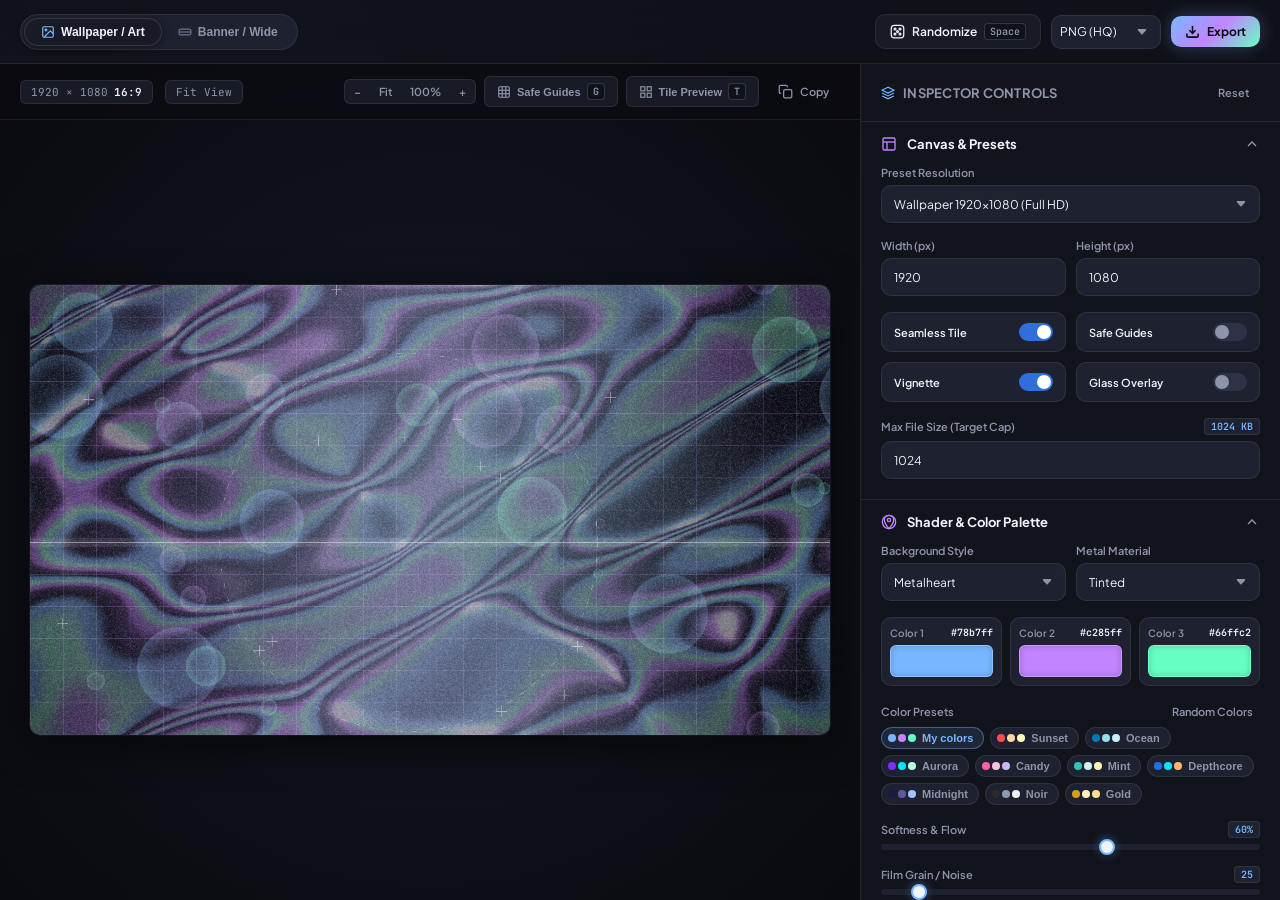
<file: index.html>
<!DOCTYPE html>
<html lang="en">
<head>
  <meta charset="utf-8">
  <meta name="viewport" content="width=device-width, initial-scale=1">
  <title>Glass Liquid Heart</title>
  <meta name="description" content="Procedural canvas generator.">
  <link rel="icon" type="image/x-icon" href="favicon.ico">
  <link rel="icon" type="image/png" sizes="32x32" href="favicon.png">

  <!-- Embedded base64 woff2 fonts -->
  <link rel="stylesheet" href="fonts.css">

  <!-- Google Fonts for UI & Japanese Typography -->
  <link rel="preconnect" href="https://fonts.googleapis.com">
  <link rel="preconnect" href="https://fonts.gstatic.com" crossorigin>
  <link href="https://fonts.googleapis.com/css2?family=JetBrains+Mono:wght@400;500;600&family=Plus+Jakarta+Sans:wght@400;500;600;700;800&family=Syne:wght@700;800&family=Zen+Maru+Gothic:wght@700&family=Potta+One&family=Reggae+One&family=Rampart+One&family=DotGothic16&family=Yusei+Magic&family=RocknRoll+One&family=Train+One&display=swap" rel="stylesheet">

  <style>
    :root {
      --bg-base: #0a0b10;
      --bg-surface: #12141c;
      --bg-surface-elevated: #181b26;
      --bg-surface-glass: rgba(18, 20, 28, 0.72);
      --bg-input: #1d2130;
      --border-subtle: rgba(255, 255, 255, 0.08);
      --border-focus: rgba(120, 183, 255, 0.5);
      --border-glass: rgba(255, 255, 255, 0.12);
      --text-main: #f0f3fa;
      --text-muted: #8e95aa;
      --text-faint: #575e74;
      --accent-c1: #78b7ff;
      --accent-c2: #c285ff;
      --accent-c3: #66ffc2;
      --accent-gradient: linear-gradient(135deg, #78b7ff 0%, #c285ff 50%, #66ffc2 100%);
      --accent-primary: #78b7ff;
      --accent-danger: #fc4d50;
      --radius-sm: 6px;
      --radius-md: 10px;
      --radius-lg: 14px;
      --radius-xl: 20px;
      --shadow-sm: 0 2px 8px rgba(0, 0, 0, 0.25);
      --shadow-md: 0 8px 24px rgba(0, 0, 0, 0.35);
      --shadow-glow: 0 0 20px rgba(120, 183, 255, 0.2);
      --sidebar-width: 420px;
      --header-height: 64px;
      --font-ui: 'Plus Jakarta Sans', system-ui, -apple-system, sans-serif;
      --font-mono: 'JetBrains Mono', monospace;
    }

    * {
      box-sizing: border-box;
      margin: 0;
      padding: 0;
      -webkit-font-smoothing: antialiased;
    }

    body {
      background-color: var(--bg-base);
      color: var(--text-main);
      font-family: var(--font-ui);
      min-height: 100vh;
      display: flex;
      flex-direction: column;
      overflow-x: hidden;
      background-image: 
        radial-gradient(circle at 15% 10%, rgba(120, 183, 255, 0.06) 0%, transparent 40%),
        radial-gradient(circle at 85% 85%, rgba(194, 133, 255, 0.06) 0%, transparent 45%);
      background-attachment: fixed;
    }

    /* Scrollbars */
    ::-webkit-scrollbar {
      width: 7px;
      height: 7px;
    }
    ::-webkit-scrollbar-track {
      background: var(--bg-base);
    }
    ::-webkit-scrollbar-thumb {
      background: var(--bg-input);
      border-radius: 4px;
    }
    ::-webkit-scrollbar-thumb:hover {
      background: var(--text-faint);
    }

    /* Studio Header */
    header.studio-header {
      height: var(--header-height);
      background: var(--bg-surface-glass);
      backdrop-filter: blur(16px);
      -webkit-backdrop-filter: blur(16px);
      border-bottom: 1px solid var(--border-subtle);
      display: flex;
      align-items: center;
      justify-content: space-between;
      padding: 0 20px;
      position: sticky;
      top: 0;
      z-index: 100;
    }

    /* Mode Segmented Switch */
    .mode-switch {
      display: flex;
      background: var(--bg-input);
      padding: 3px;
      border-radius: 100px;
      border: 1px solid var(--border-subtle);
      position: relative;
    }
    .mode-btn {
      background: transparent;
      border: none;
      color: var(--text-muted);
      font-size: 12px;
      font-weight: 600;
      padding: 6px 16px;
      border-radius: 100px;
      cursor: pointer;
      display: flex;
      align-items: center;
      gap: 6px;
      transition: all 0.2s cubic-bezier(0.16, 1, 0.3, 1);
      user-select: none;
    }
    .mode-btn svg {
      width: 14px;
      height: 14px;
      opacity: 0.7;
    }
    .mode-btn.active {
      background: var(--bg-surface-elevated);
      color: var(--text-main);
      box-shadow: 0 2px 8px rgba(0, 0, 0, 0.4);
      border: 1px solid var(--border-glass);
    }
    .mode-btn.active svg {
      opacity: 1;
      color: var(--accent-c1);
    }

    /* Header Quick Actions */
    .header-actions {
      display: flex;
      align-items: center;
      gap: 10px;
    }

    /* Buttons */
    .btn {
      font-family: inherit;
      font-size: 12px;
      font-weight: 600;
      display: inline-flex;
      align-items: center;
      justify-content: center;
      gap: 7px;
      padding: 8px 14px;
      border-radius: var(--radius-md);
      border: 1px solid var(--border-subtle);
      background: var(--bg-surface-elevated);
      color: var(--text-main);
      cursor: pointer;
      transition: all 0.18s ease;
      user-select: none;
      white-space: nowrap;
    }
    .btn:hover {
      background: #222638;
      border-color: var(--border-glass);
      transform: translateY(-1px);
    }
    .btn:active {
      transform: translateY(0);
    }
    .btn svg {
      width: 15px;
      height: 15px;
      flex-shrink: 0;
    }

    .btn-primary {
      background: linear-gradient(135deg, #2b6cb0 0%, #7b2cbf 100%);
      border: 1px solid rgba(194, 133, 255, 0.4);
      color: #fff;
      box-shadow: 0 0 16px rgba(123, 44, 191, 0.3);
    }
    .btn-primary:hover {
      background: linear-gradient(135deg, #3182ce 0%, #9d4edd 100%);
      border-color: rgba(194, 133, 255, 0.6);
      box-shadow: 0 0 22px rgba(157, 78, 221, 0.45);
    }

    .btn-accent {
      background: var(--accent-gradient);
      color: #0c0e14;
      font-weight: 700;
      border: none;
      box-shadow: 0 0 18px rgba(120, 183, 255, 0.3);
    }
    .btn-accent:hover {
      filter: brightness(1.1);
      box-shadow: 0 0 24px rgba(102, 255, 194, 0.4);
    }

    .btn-ghost {
      background: transparent;
      border-color: transparent;
      color: var(--text-muted);
    }
    .btn-ghost:hover {
      background: var(--bg-input);
      color: var(--text-main);
    }

    .btn-sm {
      padding: 5px 10px;
      font-size: 11px;
      border-radius: var(--radius-sm);
    }

    .kbd {
      font-family: var(--font-mono);
      font-size: 10px;
      background: rgba(0, 0, 0, 0.3);
      padding: 1px 5px;
      border-radius: 4px;
      border: 1px solid rgba(255, 255, 255, 0.15);
      color: var(--text-muted);
    }

    /* Main Studio Container */
    .studio-layout {
      flex: 1;
      display: grid;
      grid-template-columns: 1fr var(--sidebar-width);
      min-height: calc(100vh - var(--header-height));
      position: relative;
    }

    /* Left: Viewport Stage */
    .viewport-stage {
      display: flex;
      flex-direction: column;
      position: relative;
      background: radial-gradient(circle at center, #131622 0%, #0a0b10 100%);
      overflow: hidden;
    }

    /* Viewport Stage Bar */
    .stage-toolbar {
      display: flex;
      align-items: center;
      justify-content: space-between;
      padding: 12px 20px;
      background: rgba(10, 11, 16, 0.5);
      backdrop-filter: blur(8px);
      border-bottom: 1px solid var(--border-subtle);
      z-index: 10;
    }

    .viewport-meta {
      display: flex;
      align-items: center;
      gap: 12px;
    }

    .res-badge {
      font-family: var(--font-mono);
      font-size: 11px;
      color: var(--text-muted);
      background: var(--bg-surface-elevated);
      padding: 4px 10px;
      border-radius: var(--radius-sm);
      border: 1px solid var(--border-subtle);
      display: flex;
      align-items: center;
      gap: 6px;
    }
    .res-badge b {
      color: var(--text-main);
      font-weight: 600;
    }

    .stage-controls {
      display: flex;
      align-items: center;
      gap: 8px;
    }

    .tool-toggle {
      background: var(--bg-surface-elevated);
      border: 1px solid var(--border-subtle);
      color: var(--text-muted);
      padding: 6px 12px;
      border-radius: var(--radius-sm);
      font-size: 11px;
      font-weight: 600;
      cursor: pointer;
      display: flex;
      align-items: center;
      gap: 6px;
      transition: all 0.15s ease;
    }
    .tool-toggle:hover {
      background: #202435;
      color: var(--text-main);
    }
    .tool-toggle.active {
      background: rgba(120, 183, 255, 0.14);
      color: var(--accent-c1);
      border-color: rgba(120, 183, 255, 0.4);
    }
    .tool-toggle svg {
      width: 14px;
      height: 14px;
    }

    /* Canvas Viewport Area */
    .canvas-viewport {
      flex: 1;
      display: flex;
      align-items: center;
      justify-content: center;
      padding: 30px;
      position: relative;
      overflow: auto;
      user-select: none;
    }

    .canvas-container {
      position: relative;
      display: inline-flex;
      border-radius: var(--radius-md);
      box-shadow: 
        0 10px 40px rgba(0, 0, 0, 0.6),
        0 0 0 1px var(--border-subtle);
      transition: transform 0.2s cubic-bezier(0.16, 1, 0.3, 1);
      max-width: 100%;
    }

    canvas#cv {
      display: block;
      max-width: 100%;
      height: auto;
      border-radius: var(--radius-md);
      background: #000;
    }

    /* Safe Guides Overlay */
    #guide {
      position: absolute;
      inset: 0;
      pointer-events: none;
      display: none;
      border-radius: var(--radius-md);
      overflow: hidden;
    }
    #guide i {
      position: absolute;
      border: 1.5px dashed rgba(255, 255, 255, 0.8);
      box-shadow: 0 0 0 1px rgba(0, 0, 0, 0.6);
      top: 0;
      bottom: 0;
      left: 50%;
      transform: translateX(-50%);
    }
    #guide i::before {
      content: 'WIDE SAFE BOUNDS';
      position: absolute;
      top: 8px;
      left: 8px;
      font-size: 9px;
      font-weight: 700;
      color: #fff;
      background: rgba(0, 0, 0, 0.6);
      padding: 2px 6px;
      border-radius: 3px;
      letter-spacing: 0.05em;
    }
    #guide b {
      position: absolute;
      border: 1.5px dashed #ffd166;
      left: 50%;
      top: 50%;
      transform: translate(-50%, -50%);
      width: 50%;
      height: 50%;
      box-shadow: 0 0 0 1px rgba(0, 0, 0, 0.7);
    }
    #guide b::before {
      content: 'CENTER FOCUS ZONE';
      position: absolute;
      top: 6px;
      left: 6px;
      font-size: 9px;
      font-weight: 700;
      color: #ffd166;
      background: rgba(0, 0, 0, 0.7);
      padding: 2px 6px;
      border-radius: 3px;
      letter-spacing: 0.05em;
    }



    /* Right: Studio Inspector Sidebar */
    .studio-sidebar {
      background: var(--bg-surface);
      border-left: 1px solid var(--border-subtle);
      display: flex;
      flex-direction: column;
      height: calc(100vh - var(--header-height));
      position: sticky;
      top: var(--header-height);
      overflow-y: auto;
    }

    .inspector-header {
      padding: 16px 20px;
      border-bottom: 1px solid var(--border-subtle);
      display: flex;
      align-items: center;
      justify-content: space-between;
      background: var(--bg-surface-glass);
      position: sticky;
      top: 0;
      z-index: 5;
    }
    .inspector-title {
      font-size: 13px;
      font-weight: 700;
      letter-spacing: 0.02em;
      text-transform: uppercase;
      color: var(--text-muted);
      display: flex;
      align-items: center;
      gap: 8px;
    }
    .inspector-title svg {
      width: 14px;
      height: 14px;
      color: var(--accent-c1);
    }

    /* Accordion Section */
    .panel-section {
      border-bottom: 1px solid var(--border-subtle);
    }
    .panel-header {
      padding: 14px 20px;
      display: flex;
      align-items: center;
      justify-content: space-between;
      cursor: pointer;
      user-select: none;
      background: transparent;
      transition: background 0.15s ease;
    }
    .panel-header:hover {
      background: rgba(255, 255, 255, 0.02);
    }
    .panel-title {
      font-size: 13px;
      font-weight: 700;
      display: flex;
      align-items: center;
      gap: 10px;
      color: var(--text-main);
    }
    .panel-title svg {
      width: 16px;
      height: 16px;
      color: var(--accent-c2);
    }
    .panel-chevron {
      color: var(--text-faint);
      transition: transform 0.2s cubic-bezier(0.16, 1, 0.3, 1);
    }
    .panel-section.open .panel-chevron {
      transform: rotate(180deg);
      color: var(--text-muted);
    }
    .panel-body {
      padding: 0 20px 20px 20px;
      display: none;
      flex-direction: column;
      gap: 16px;
    }
    .panel-section.open .panel-body {
      display: flex;
    }

    /* Form Controls */
    .field-group {
      display: flex;
      flex-direction: column;
      gap: 6px;
    }
    .field-label {
      font-size: 11px;
      font-weight: 600;
      color: var(--text-muted);
      display: flex;
      align-items: center;
      justify-content: space-between;
    }
    .field-label .val-badge {
      font-family: var(--font-mono);
      font-size: 10px;
      color: var(--accent-c1);
      background: var(--bg-input);
      padding: 1px 6px;
      border-radius: 4px;
      border: 1px solid var(--border-subtle);
    }

    .input-row {
      display: grid;
      grid-template-columns: 1fr 1fr;
      gap: 10px;
    }

    .input-row-3 {
      display: grid;
      grid-template-columns: 1fr 1fr 1fr;
      gap: 8px;
    }

    /* Text & Number Inputs */
    input[type="text"],
    input[type="number"],
    select {
      width: 100%;
      height: 38px;
      background: var(--bg-input);
      border: 1px solid var(--border-subtle);
      border-radius: var(--radius-md);
      color: var(--text-main);
      font-family: inherit;
      font-size: 12px;
      padding: 0 12px;
      outline: none;
      transition: all 0.15s ease;
    }
    input[type="text"]:focus,
    input[type="number"]:focus,
    select:focus {
      border-color: var(--border-focus);
      box-shadow: 0 0 0 3px rgba(120, 183, 255, 0.12);
      background: #22273a;
    }
    select {
      cursor: pointer;
      appearance: none;
      -webkit-appearance: none;
      background-image: url("data:image/svg+xml,%3Csvg xmlns='http://www.w3.org/2000/svg' width='12' height='12' fill='%238e95aa' viewBox='0 0 16 16'%3E%3Cpath d='M7.247 11.14 2.451 5.658C1.885 5.013 2.345 4 3.204 4h9.592a1 1 0 0 1 .753 1.659l-4.796 5.48a1 1 0 0 1-1.506 0z'/%3E%3C/svg%3E");
      background-repeat: no-repeat;
      background-position: calc(100% - 12px) center;
      padding-right: 32px;
    }
    select optgroup {
      background: var(--bg-surface-elevated);
      color: var(--accent-c1);
      font-weight: 700;
      font-style: normal;
    }
    select option {
      background: var(--bg-surface);
      color: var(--text-main);
      padding: 8px;
    }

    /* Range Sliders */
    input[type="range"] {
      -webkit-appearance: none;
      appearance: none;
      width: 100%;
      height: 6px;
      background: var(--bg-input);
      border-radius: 10px;
      outline: none;
      cursor: pointer;
      position: relative;
    }
    input[type="range"]::-webkit-slider-thumb {
      -webkit-appearance: none;
      appearance: none;
      width: 16px;
      height: 16px;
      border-radius: 50%;
      background: #f0f3fa;
      border: 2px solid #78b7ff;
      box-shadow: 0 2px 6px rgba(0, 0, 0, 0.5), 0 0 10px rgba(120, 183, 255, 0.5);
      cursor: pointer;
      transition: transform 0.1s ease, box-shadow 0.1s ease;
    }
    input[type="range"]::-webkit-slider-thumb:hover {
      transform: scale(1.2);
      box-shadow: 0 2px 8px rgba(0, 0, 0, 0.6), 0 0 14px rgba(120, 183, 255, 0.8);
    }
    input[type="range"]::-moz-range-thumb {
      width: 16px;
      height: 16px;
      border-radius: 50%;
      background: #f0f3fa;
      border: 2px solid #78b7ff;
      box-shadow: 0 2px 6px rgba(0, 0, 0, 0.5);
      cursor: pointer;
    }

    /* Color Swatches Grid */
    .color-swatches-grid {
      display: grid;
      grid-template-columns: 1fr 1fr 1fr;
      gap: 8px;
    }
    .color-picker-card {
      display: flex;
      flex-direction: column;
      gap: 6px;
      background: var(--bg-input);
      border: 1px solid var(--border-subtle);
      border-radius: var(--radius-md);
      padding: 8px;
      position: relative;
    }
    .color-picker-card:hover {
      border-color: var(--border-glass);
    }
    .color-preview-box {
      width: 100%;
      height: 32px;
      border-radius: var(--radius-sm);
      position: relative;
      overflow: hidden;
      cursor: pointer;
      border: 1px solid rgba(255, 255, 255, 0.15);
      box-shadow: inset 0 0 6px rgba(0, 0, 0, 0.2);
    }
    .color-preview-box input[type="color"] {
      position: absolute;
      inset: -10px;
      width: 200%;
      height: 200%;
      opacity: 0;
      cursor: pointer;
    }
    .color-card-meta {
      display: flex;
      align-items: center;
      justify-content: space-between;
      font-size: 10px;
      font-weight: 600;
    }
    .color-label-tag {
      color: var(--text-muted);
    }
    .color-hex-tag {
      font-family: var(--font-mono);
      color: var(--text-main);
    }

    /* Palettes Grid */
    .palettes-row {
      display: flex;
      flex-wrap: wrap;
      gap: 6px;
    }
    .palette-pill {
      background: var(--bg-input);
      border: 1px solid var(--border-subtle);
      border-radius: 100px;
      padding: 4px 10px 4px 6px;
      display: inline-flex;
      align-items: center;
      gap: 6px;
      font-size: 11px;
      font-weight: 600;
      cursor: pointer;
      color: var(--text-muted);
      transition: all 0.15s ease;
    }
    .palette-pill:hover {
      background: #252a3d;
      color: var(--text-main);
      border-color: var(--border-glass);
      transform: translateY(-1px);
    }
    .palette-pill.active {
      background: rgba(120, 183, 255, 0.12);
      border-color: rgba(120, 183, 255, 0.4);
      color: var(--accent-c1);
    }
    .palette-dots {
      display: flex;
      gap: 2px;
    }
    .palette-dot {
      width: 8px;
      height: 8px;
      border-radius: 50%;
    }

    /* Switch Toggles (iOS / Figma style) */
    .switches-grid {
      display: grid;
      grid-template-columns: 1fr 1fr;
      gap: 10px;
    }
    .switch-card {
      background: var(--bg-input);
      border: 1px solid var(--border-subtle);
      border-radius: var(--radius-md);
      padding: 10px 12px;
      display: flex;
      align-items: center;
      justify-content: space-between;
      cursor: pointer;
      transition: border-color 0.15s ease;
    }
    .switch-card:hover {
      border-color: var(--border-glass);
    }
    .switch-label {
      font-size: 11px;
      font-weight: 600;
      color: var(--text-main);
      display: flex;
      align-items: center;
      gap: 6px;
    }
    .switch-toggle {
      width: 34px;
      height: 18px;
      background: #2d3247;
      border-radius: 100px;
      position: relative;
      transition: background 0.2s cubic-bezier(0.16, 1, 0.3, 1);
      flex-shrink: 0;
    }
    .switch-toggle::after {
      content: '';
      position: absolute;
      top: 2px;
      left: 2px;
      width: 14px;
      height: 14px;
      border-radius: 50%;
      background: #8e95aa;
      transition: transform 0.2s cubic-bezier(0.16, 1, 0.3, 1), background 0.2s;
    }
    .switch-card input[type="checkbox"] {
      display: none;
    }
    .switch-card input[type="checkbox"]:checked + .switch-toggle {
      background: #2e6fd9;
    }
    .switch-card input[type="checkbox"]:checked + .switch-toggle::after {
      transform: translateX(16px);
      background: #ffffff;
    }

    /* Alignment Segmented Control */
    .segmented-control {
      display: flex;
      background: var(--bg-input);
      border-radius: var(--radius-md);
      border: 1px solid var(--border-subtle);
      padding: 3px;
      gap: 2px;
    }
    .segmented-btn {
      flex: 1;
      background: transparent;
      border: none;
      border-radius: var(--radius-sm);
      color: var(--text-muted);
      font-size: 11px;
      font-weight: 600;
      padding: 6px;
      cursor: pointer;
      transition: all 0.15s ease;
      display: flex;
      align-items: center;
      justify-content: center;
      gap: 4px;
    }
    .segmented-btn.active {
      background: var(--bg-surface-elevated);
      color: var(--text-main);
      box-shadow: 0 1px 4px rgba(0, 0, 0, 0.3);
      border: 1px solid var(--border-glass);
    }

    /* Quick Action Grid in Sidebar */
    .button-grid-2 {
      display: grid;
      grid-template-columns: 1fr 1fr;
      gap: 8px;
    }

    /* Modal for Seamless Tile Inspection */
    .modal-overlay {
      position: fixed;
      inset: 0;
      background: rgba(4, 5, 8, 0.82);
      backdrop-filter: blur(16px);
      -webkit-backdrop-filter: blur(16px);
      z-index: 1000;
      display: none;
      align-items: center;
      justify-content: center;
      padding: 24px;
    }
    .modal-overlay.open {
      display: flex;
      animation: modalFadeIn 0.2s ease-out;
    }
    @keyframes modalFadeIn {
      from { opacity: 0; transform: scale(0.98); }
      to { opacity: 1; transform: scale(1); }
    }

    .modal-container {
      background: var(--bg-surface);
      border: 1px solid var(--border-glass);
      border-radius: var(--radius-xl);
      box-shadow: var(--shadow-md);
      width: 100%;
      max-width: 1000px;
      max-height: 90vh;
      display: flex;
      flex-direction: column;
      overflow: hidden;
    }
    .modal-header {
      padding: 16px 24px;
      border-bottom: 1px solid var(--border-subtle);
      display: flex;
      align-items: center;
      justify-content: space-between;
    }
    .modal-title {
      font-size: 15px;
      font-weight: 700;
      display: flex;
      align-items: center;
      gap: 10px;
    }
    .modal-body {
      padding: 24px;
      overflow-y: auto;
      display: flex;
      flex-direction: column;
      gap: 16px;
    }
    .tile-preview-stage {
      width: 100%;
      height: 480px;
      border-radius: var(--radius-md);
      border: 1px solid var(--border-subtle);
      background-size: 33.333% 50%;
      box-shadow: inset 0 0 20px rgba(0, 0, 0, 0.5);
      position: relative;
    }
    .tile-mockup-overlay {
      position: absolute;
      inset: 0;
      display: flex;
      flex-direction: column;
      align-items: center;
      justify-content: center;
      background: rgba(0, 0, 0, 0.35);
      backdrop-filter: blur(2px);
      pointer-events: none;
    }
    .mock-preview-card {
      background: rgba(22, 24, 34, 0.9);
      border: 1px solid var(--border-glass);
      border-radius: 16px;
      padding: 24px 32px;
      text-align: center;
      box-shadow: 0 12px 36px rgba(0, 0, 0, 0.6);
      max-width: 400px;
    }
    .mock-avatar {
      width: 64px;
      height: 64px;
      border-radius: 50%;
      background: var(--accent-gradient);
      margin: 0 auto 12px auto;
      display: flex;
      align-items: center;
      justify-content: center;
      font-size: 24px;
      box-shadow: 0 0 20px rgba(120, 183, 255, 0.4);
    }

    /* Toast Notifications */
    .toast-container {
      position: fixed;
      bottom: 24px;
      right: 24px;
      display: flex;
      flex-direction: column;
      gap: 10px;
      z-index: 9999;
      pointer-events: none;
    }
    .toast {
      background: rgba(24, 27, 38, 0.95);
      border: 1px solid var(--border-glass);
      color: var(--text-main);
      padding: 12px 18px;
      border-radius: var(--radius-md);
      box-shadow: 0 8px 30px rgba(0, 0, 0, 0.6);
      backdrop-filter: blur(12px);
      font-size: 12px;
      font-weight: 600;
      display: flex;
      align-items: center;
      gap: 10px;
      animation: toastSlideUp 0.25s cubic-bezier(0.16, 1, 0.3, 1);
      transition: all 0.2s ease;
      pointer-events: auto;
    }
    .toast.hide {
      opacity: 0;
      transform: translateY(10px);
    }
    @keyframes toastSlideUp {
      from { opacity: 0; transform: translateY(20px); }
      to { opacity: 1; transform: translateY(0); }
    }

    /* Responsive */
    @media (max-width: 1024px) {
      .studio-layout {
        grid-template-columns: 1fr;
      }
      .studio-sidebar {
        height: auto;
        border-left: none;
        border-top: 1px solid var(--border-subtle);
      }
      header.studio-header {
        padding: 0 14px;
      }
      .brand-desc {
        display: none;
      }
    }
  </style>
</head>
<body>

  <!-- Top Studio Navigation Bar -->
  <header class="studio-header">
    

    <!-- Center Mode Switcher -->
    <div class="mode-switch">
      <button class="mode-btn active" id="btn-mode-bg" data-mode="Background">
        <svg viewBox="0 0 24 24" fill="none" stroke="currentColor" stroke-width="2"><rect x="3" y="3" width="18" height="18" rx="2"/><circle cx="8.5" cy="8.5" r="1.5"/><polyline points="21 15 16 10 5 21"/></svg>
        Wallpaper / Art
      </button>
      <button class="mode-btn" id="btn-mode-hd" data-mode="Header">
        <svg viewBox="0 0 24 24" fill="none" stroke="currentColor" stroke-width="2"><rect x="2" y="7" width="20" height="10" rx="2"/><line x1="2" y1="12" x2="22" y2="12"/></svg>
        Banner / Wide
      </button>
      <!-- Hidden compatibility select for existing code -->
      <select id="mode" style="display:none;"><option selected>Background</option><option>Header</option></select>
    </div>

    <!-- Header Actions -->
    <div class="header-actions">
      <button class="btn" id="rnd" title="Generate new procedural variation (Space)">
        <svg viewBox="0 0 24 24" fill="none" stroke="currentColor" stroke-width="2"><rect x="2" y="2" width="20" height="20" rx="5"/><circle cx="8" cy="8" r="1.5"/><circle cx="16" cy="8" r="1.5"/><circle cx="8" cy="16" r="1.5"/><circle cx="16" cy="16" r="1.5"/><circle cx="12" cy="12" r="1.5"/></svg>
        Randomize <span class="kbd">Space</span>
      </button>
      <div style="width: 110px;">
        <select id="fmt" title="Download Format" style="height: 34px; padding: 0 8px;">
          <option value="image/png" selected>PNG (HQ)</option>
          <option value="image/jpeg">JPG (Lite)</option>
        </select>
      </div>
      <button class="btn btn-accent" id="dl">
        <svg viewBox="0 0 24 24" fill="none" stroke="currentColor" stroke-width="2.5"><path d="M21 15v4a2 2 0 0 1-2 2H5a2 2 0 0 1-2-2v-4"/><polyline points="7 10 12 15 17 10"/><line x1="12" y1="15" x2="12" y2="3"/></svg>
        Export
      </button>
    </div>
  </header>

  <!-- Studio Main Layout -->
  <main class="studio-layout">

    <!-- Viewport Stage (Center) -->
    <section class="viewport-stage">
      <div class="stage-toolbar">
        <div class="viewport-meta">
          <div class="res-badge">
            <span id="res-indicator">1920 × 1080</span>
            <b id="aspect-indicator">16:9</b>
          </div>
          <div class="res-badge" id="zoom-indicator">
            Fit View
          </div>
        </div>

        <div class="stage-controls">
          <div style="display:flex;align-items:center;background:var(--bg-surface-elevated);border:1px solid var(--border-subtle);border-radius:var(--radius-sm);overflow:hidden;">
            <button class="btn btn-sm btn-ghost" id="btn-zoom-out" style="padding:4px 8px;" title="Zoom Out">−</button>
            <button class="btn btn-sm btn-ghost" id="btn-zoom-fit" style="padding:4px 8px;font-size:11px;" title="Fit View">Fit</button>
            <button class="btn btn-sm btn-ghost" id="btn-zoom-100" style="padding:4px 8px;font-size:11px;" title="100% Scale">100%</button>
            <button class="btn btn-sm btn-ghost" id="btn-zoom-in" style="padding:4px 8px;" title="Zoom In">+</button>
          </div>
          <button class="tool-toggle" id="btn-toggle-guides" title="Toggle Composition Safe Zone Guides (G)">
            <svg viewBox="0 0 24 24" fill="none" stroke="currentColor" stroke-width="2"><rect x="3" y="3" width="18" height="18" rx="2"/><line x1="9" y1="3" x2="9" y2="21"/><line x1="15" y1="3" x2="15" y2="21"/><line x1="3" y1="9" x2="21" y2="9"/><line x1="3" y1="15" x2="21" y2="15"/></svg>
            Safe Guides <span class="kbd">G</span>
          </button>
          <button class="tool-toggle" id="btn-open-tile-modal" title="Open Seamless 3x2 Tile Inspector (T)">
            <svg viewBox="0 0 24 24" fill="none" stroke="currentColor" stroke-width="2"><rect x="3" y="3" width="7" height="7"/><rect x="14" y="3" width="7" height="7"/><rect x="14" y="14" width="7" height="7"/><rect x="3" y="14" width="7" height="7"/></svg>
            Tile Preview <span class="kbd">T</span>
          </button>
          <button class="btn btn-sm btn-ghost" id="btn-copy-clipboard" title="Copy rendered image to clipboard">
            <svg viewBox="0 0 24 24" fill="none" stroke="currentColor" stroke-width="2"><rect x="9" y="9" width="13" height="13" rx="2"/><path d="M5 15H4a2 2 0 0 1-2-2V4a2 2 0 0 1 2-2h9a2 2 0 0 1 2 2v1"/></svg>
            Copy
          </button>
        </div>
      </div>

      <!-- Main Canvas Viewport Area -->
      <div class="canvas-viewport" id="viewport-scroll-area">
        <div class="canvas-container" id="canvas-wrapper">
          <canvas id="cv" width="1920" height="1080"></canvas>
          <div id="guide">
            <i></i>
            <b></b>
          </div>
        </div>
      </div>


    </section>

    <!-- Studio Inspector (Sidebar) -->
    <aside class="studio-sidebar">
      <div class="inspector-header">
        <div class="inspector-title">
          <svg viewBox="0 0 24 24" fill="none" stroke="currentColor" stroke-width="2"><polygon points="12 2 2 7 12 12 22 7 12 2"></polygon><polyline points="2 17 12 22 22 17"></polyline><polyline points="2 12 12 17 22 12"></polyline></svg>
          Inspector Controls
        </div>
        <button class="btn btn-sm btn-ghost" id="rstc" title="Reset to default colors">
          Reset
        </button>
      </div>

      <!-- Section 1: Presets & Canvas -->
      <div class="panel-section open" id="sec-canvas">
        <div class="panel-header">
          <div class="panel-title">
            <svg viewBox="0 0 24 24" fill="none" stroke="currentColor" stroke-width="2"><rect x="3" y="3" width="18" height="18" rx="2"/><line x1="3" y1="9" x2="21" y2="9"/><line x1="9" y1="21" x2="9" y2="9"/></svg>
            Canvas & Presets
          </div>
          <svg class="panel-chevron" width="16" height="16" viewBox="0 0 24 24" fill="none" stroke="currentColor" stroke-width="2"><polyline points="6 9 12 15 18 9"/></svg>
        </div>
        <div class="panel-body">
          <div class="field-group">
            <label class="field-label" for="preset">Preset Resolution</label>
            <select id="preset" autocomplete="off">
              <option value="1920,1080" selected>Wallpaper 1920×1080 (Full HD)</option>
              <option value="2560,1440">Wallpaper 2560×1440 (2K QHD)</option>
              <option value="1920,480">Banner 1920×480</option>
              <option value="1920,600">Banner 1920×600</option>
              <option value="512,512">Seamless Tile 512×512</option>
              <option value="1024,1024">Seamless Tile 1024×1024</option>
              <option value="c">Custom Dimensions</option>
            </select>
          </div>

          <div class="input-row">
            <div class="field-group">
              <label class="field-label" for="w">Width (px)</label>
              <input type="number" id="w" value="1920" min="100" max="4000" autocomplete="off">
            </div>
            <div class="field-group">
              <label class="field-label" for="h">Height (px)</label>
              <input type="number" id="h" value="1080" min="100" max="4000" autocomplete="off">
            </div>
          </div>

          <div class="switches-grid">
            <label class="switch-card">
              <span class="switch-label">Seamless Tile</span>
              <input type="checkbox" id="tl" checked autocomplete="off">
              <div class="switch-toggle"></div>
            </label>
            <label class="switch-card">
              <span class="switch-label">Safe Guides</span>
              <input type="checkbox" id="gd" autocomplete="off">
              <div class="switch-toggle"></div>
            </label>
            <label class="switch-card">
              <span class="switch-label">Vignette</span>
              <input type="checkbox" id="vg" checked autocomplete="off">
              <div class="switch-toggle"></div>
            </label>
            <label class="switch-card">
              <span class="switch-label">Glass Overlay</span>
              <input type="checkbox" id="ov" autocomplete="off">
              <div class="switch-toggle"></div>
            </label>
          </div>

          <!-- Compatibility hidden input -->
          <input type="checkbox" id="pv" style="display:none;" autocomplete="off">

          <div class="field-group">
            <label class="field-label" for="mx">
              <span>Max File Size (Target Cap)</span>
              <span class="val-badge" id="val-mx">1024 KB</span>
            </label>
            <input type="number" id="mx" value="1024" min="100" max="10240" autocomplete="off">
          </div>
        </div>
      </div>

      <!-- Section 2: Shader Style & Colors -->
      <div class="panel-section open" id="sec-style">
        <div class="panel-header">
          <div class="panel-title">
            <svg viewBox="0 0 24 24" fill="none" stroke="currentColor" stroke-width="2"><circle cx="12" cy="12" r="10"/><path d="M12 2a7 7 0 0 0-7 7c0 5 7 13 7 13s7-8 7-13a7 7 0 0 0-7-7z"/><circle cx="12" cy="9" r="2.5"/></svg>
            Shader & Color Palette
          </div>
          <svg class="panel-chevron" width="16" height="16" viewBox="0 0 24 24" fill="none" stroke="currentColor" stroke-width="2"><polyline points="6 9 12 15 18 9"/></svg>
        </div>
        <div class="panel-body">
          <div class="input-row">
            <div class="field-group">
              <label class="field-label" for="style">Background Style</label>
              <select id="style" autocomplete="off">
                <option selected>Metalheart</option>
                <option>Liquid metal</option>
                <option>Liquid glass</option>
                <option>Soft blobs</option>
                <option>Gradient</option>
                <option>Dots</option>
                <option>Stripes</option>
                <option>Checker</option>
                <option>Stars</option>
              </select>
            </div>
            <div class="field-group">
              <label class="field-label" for="mat">Metal Material</label>
              <select id="mat" autocomplete="off">
                <option selected>Tinted</option>
                <option>Silver</option>
                <option>Gold</option>
                <option>Rose</option>
                <option>Holographic</option>
              </select>
            </div>
          </div>

          <!-- Color Swatches & Hex pickers -->
          <div class="color-swatches-grid">
            <div class="color-picker-card">
              <div class="color-card-meta">
                <span class="color-label-tag">Color 1</span>
                <span class="color-hex-tag" id="hex-c1">#78b7ff</span>
              </div>
              <div class="color-preview-box" id="box-c1" style="background:#78b7ff;">
                <input type="color" id="c1" value="#78b7ff" autocomplete="off">
              </div>
            </div>

            <div class="color-picker-card">
              <div class="color-card-meta">
                <span class="color-label-tag">Color 2</span>
                <span class="color-hex-tag" id="hex-c2">#c285ff</span>
              </div>
              <div class="color-preview-box" id="box-c2" style="background:#c285ff;">
                <input type="color" id="c2" value="#c285ff" autocomplete="off">
              </div>
            </div>

            <div class="color-picker-card">
              <div class="color-card-meta">
                <span class="color-label-tag">Color 3</span>
                <span class="color-hex-tag" id="hex-c3">#66ffc2</span>
              </div>
              <div class="color-preview-box" id="box-c3" style="background:#66ffc2;">
                <input type="color" id="c3" value="#66ffc2" autocomplete="off">
              </div>
            </div>
          </div>

          <!-- Palette Presets Selector -->
          <div class="field-group">
            <div class="field-label">
              <span>Color Presets</span>
              <button class="btn btn-sm btn-ghost" id="rndc" style="padding:2px 6px;">
                Random Colors
              </button>
            </div>
            <div class="palettes-row" id="palette-buttons-container"></div>
            <!-- Hidden original select for script compatibility -->
            <select id="pal" style="display:none;" autocomplete="off"></select>
          </div>

          <!-- Sliders: Softness & Grain -->
          <div class="field-group">
            <label class="field-label" for="soft">
              <span>Softness & Flow</span>
              <span class="val-badge" id="val-soft">60%</span>
            </label>
            <input type="range" id="soft" min="0" max="100" value="60" autocomplete="off">
          </div>

          <div class="field-group">
            <label class="field-label" for="grain">
              <span>Film Grain / Noise</span>
              <span class="val-badge" id="val-grain">25</span>
            </label>
            <input type="range" id="grain" min="0" max="300" value="25" autocomplete="off">
          </div>
        </div>
      </div>

      <!-- Section 3: Typography & Studio Text -->
      <div class="panel-section open" id="sec-text">
        <div class="panel-header">
          <div class="panel-title">
            <svg viewBox="0 0 24 24" fill="none" stroke="currentColor" stroke-width="2"><polyline points="4 7 4 4 20 4 20 7"/><line x1="9" y1="20" x2="15" y2="20"/><line x1="12" y1="4" x2="12" y2="20"/></svg>
            Typography & Text Overlay
          </div>
          <svg class="panel-chevron" width="16" height="16" viewBox="0 0 24 24" fill="none" stroke="currentColor" stroke-width="2"><polyline points="6 9 12 15 18 9"/></svg>
        </div>
        <div class="panel-body">
          <div class="field-group">
            <label class="field-label" for="txt">Text Overlay</label>
            <input type="text" id="txt" placeholder="Enter text (e.g. LIQUID, CHROME) or leave empty" autocomplete="off">
          </div>

          <div class="field-group">
            <label class="field-label" for="font">Font Family</label>
            <select id="font" autocomplete="off">
              <option selected>Auto</option>
              <optgroup label="Disruptive / Blobby">
                <option style="font-family:'Climate Crisis'">Climate Crisis</option>
                <option style="font-family:'Syne'">Syne</option>
                <option style="font-family:'Unbounded'">Unbounded</option>
                <option style="font-family:'Anybody'">Anybody</option>
                <option style="font-family:'Gasoek One'">Gasoek One</option>
                <option style="font-family:'Bagel Fat One'">Bagel Fat One</option>
                <option style="font-family:'Modak'">Modak</option>
                <option style="font-family:'Chango'">Chango</option>
                <option style="font-family:'Rubik Wet Paint'">Rubik Wet Paint</option>
                <option style="font-family:'Rubik Bubbles'">Rubik Bubbles</option>
                <option style="font-family:'Rubik Glitch'">Rubik Glitch</option>
                <option style="font-family:'Shrikhand'">Shrikhand</option>
                <option style="font-family:'Sigmar One'">Sigmar One</option>
                <option style="font-family:'Foldit'">Foldit</option>
                <option style="font-family:'Rammetto One'">Rammetto One</option>
                <option style="font-family:'Titan One'">Titan One</option>
                <option style="font-family:'Luckiest Guy'">Luckiest Guy</option>
                <option style="font-family:'Coiny'">Coiny</option>
                <option style="font-family:'Chewy'">Chewy</option>
                <option style="font-family:'Paytone One'">Paytone One</option>
                <option style="font-family:'Passion One'">Passion One</option>
                <option style="font-family:'Londrina Solid'">Londrina Solid</option>
                <option style="font-family:'Sniglet'">Sniglet</option>
                <option style="font-family:'Lemon'">Lemon</option>
                <option style="font-family:'Nosifer'">Nosifer</option>
                <option style="font-family:'Rubik Gemstones'">Rubik Gemstones</option>
              </optgroup>
              <optgroup label="Y2K / Futuristic / Tech">
                <option style="font-family:'Orbitron'">Orbitron</option>
                <option style="font-family:'Audiowide'">Audiowide</option>
                <option style="font-family:'Zen Dots'">Zen Dots</option>
                <option style="font-family:'Wallpoet'">Wallpoet</option>
                <option style="font-family:'Goldman'">Goldman</option>
                <option style="font-family:'Oxanium'">Oxanium</option>
                <option style="font-family:'Exo 2'">Exo 2</option>
                <option style="font-family:'Russo One'">Russo One</option>
                <option style="font-family:'Bruno Ace'">Bruno Ace</option>
                <option style="font-family:'Stalinist One'">Stalinist One</option>
                <option style="font-family:'Black Ops One'">Black Ops One</option>
                <option style="font-family:'Faster One'">Faster One</option>
                <option style="font-family:'Michroma'">Michroma</option>
                <option style="font-family:'Krona One'">Krona One</option>
                <option style="font-family:'Righteous'">Righteous</option>
                <option style="font-family:'Tilt Warp'">Tilt Warp</option>
                <option style="font-family:'Dela Gothic One'">Dela Gothic One</option>
                <option style="font-family:'Monoton'">Monoton</option>
                <option style="font-family:'Bungee Shade'">Bungee Shade</option>
                <option style="font-family:'Bungee Inline'">Bungee Inline</option>
                <option style="font-family:'Vast Shadow'">Vast Shadow</option>
                <option style="font-family:'Fascinate Inline'">Fascinate Inline</option>
                <option style="font-family:'Sixtyfour'">Sixtyfour</option>
                <option style="font-family:'Silkscreen'">Silkscreen</option>
                <option style="font-family:'Pixelify Sans'">Pixelify Sans</option>
              </optgroup>
              <optgroup label="Gothic / Dark Metal">
                <option style="font-family:'Pirata One'">Pirata One</option>
                <option style="font-family:'UnifrakturMaguntia'">UnifrakturMaguntia</option>
                <option style="font-family:'New Rocker'">New Rocker</option>
                <option style="font-family:'Grenze Gotisch'">Grenze Gotisch</option>
                <option style="font-family:'Jacquard 24'">Jacquard 24</option>
              </optgroup>
              <optgroup label="Elegant / Fat Serif">
                <option style="font-family:'Fraunces'">Fraunces</option>
                <option style="font-family:'Gloock'">Gloock</option>
                <option style="font-family:'Caprasimo'">Caprasimo</option>
                <option style="font-family:'Ultra'">Ultra</option>
                <option style="font-family:'Alfa Slab One'">Alfa Slab One</option>
                <option style="font-family:'Abril Fatface'">Abril Fatface</option>
                <option style="font-family:'Rozha One'">Rozha One</option>
                <option style="font-family:'Limelight'">Limelight</option>
              </optgroup>
              <optgroup label="Japanese / Kanji Typography">
                <option>Zen Maru Gothic</option>
                <option>Potta One</option>
                <option>Reggae One</option>
                <option>Rampart One</option>
                <option>DotGothic16</option>
                <option>Yusei Magic</option>
                <option>RocknRoll One</option>
                <option>Train One</option>
              </optgroup>
            </select>
          </div>

          <div class="button-grid-2">
            <button class="btn btn-sm" id="rt">Randomize Text</button>
            <button class="btn btn-sm" id="dis">Disruptive Style</button>
          </div>

          <div class="input-row">
            <div class="field-group">
              <label class="field-label" for="tstyle">Render Style</label>
              <select id="tstyle" autocomplete="off">
                <option selected>Auto</option>
                <option>Chrome</option>
                <option>Glass</option>
                <option>Sticker</option>
                <option>Neon</option>
                <option>Outline</option>
                <option>3D</option>
                <option>Gradient</option>
              </select>
            </div>
            <div class="field-group">
              <label class="field-label">Alignment</label>
              <div class="segmented-control" id="align-segmented">
                <button class="segmented-btn" data-pos="Left">Left</button>
                <button class="segmented-btn active" data-pos="Center">Center</button>
                <button class="segmented-btn" data-pos="Right">Right</button>
              </div>
              <select id="tpos" style="display:none;" autocomplete="off">
                <option>Center</option><option>Left</option><option>Right</option>
              </select>
            </div>
          </div>

          <label class="switch-card">
            <span class="switch-label">Force Uppercase</span>
            <input type="checkbox" id="tup" autocomplete="off">
            <div class="switch-toggle"></div>
          </label>

          <div class="field-group">
            <label class="field-label" for="tsz">
              <span>Text Size</span>
              <span class="val-badge" id="val-tsz">100%</span>
            </label>
            <input type="range" id="tsz" min="40" max="160" value="100" autocomplete="off">
          </div>

          <div class="field-group">
            <label class="field-label" for="tls">
              <span>Letter Spacing</span>
              <span class="val-badge" id="val-tls">5px</span>
            </label>
            <input type="range" id="tls" min="-5" max="40" value="5" autocomplete="off">
          </div>

          <div class="field-group">
            <label class="field-label" for="tgl">
              <span>Glow & Radiance</span>
              <span class="val-badge" id="val-tgl">100%</span>
            </label>
            <input type="range" id="tgl" min="0" max="200" value="100" autocomplete="off">
          </div>

          <div class="field-group">
            <label class="field-label" for="trot">
              <span>Perspective Tilt</span>
              <span class="val-badge" id="val-trot">0°</span>
            </label>
            <input type="range" id="trot" min="-15" max="15" value="0" autocomplete="off">
          </div>
        </div>
      </div>

      <!-- Section 4: 3D Extrusion & Liquid FX -->
      <div class="panel-section" id="sec-fx">
        <div class="panel-header">
          <div class="panel-title">
            <svg viewBox="0 0 24 24" fill="none" stroke="currentColor" stroke-width="2"><path d="M12 2v20M17 5H9.5a3.5 3.5 0 0 0 0 7h5a3.5 3.5 0 0 1 0 7H6"/></svg>
            Chrome Extrusion & Liquid FX
          </div>
          <svg class="panel-chevron" width="16" height="16" viewBox="0 0 24 24" fill="none" stroke="currentColor" stroke-width="2"><polyline points="6 9 12 15 18 9"/></svg>
        </div>
        <div class="panel-body">
          <div class="field-group">
            <label class="field-label" for="puff">
              <span>Puffiness (3D Depth)</span>
              <span class="val-badge" id="val-puff">100%</span>
            </label>
            <input type="range" id="puff" min="40" max="220" value="100" autocomplete="off">
          </div>

          <div class="field-group">
            <label class="field-label" for="shine">
              <span>Shine & Specular</span>
              <span class="val-badge" id="val-shine">100%</span>
            </label>
            <input type="range" id="shine" min="0" max="200" value="100" autocomplete="off">
          </div>

          <div class="field-group">
            <label class="field-label" for="str">
              <span>Horizontal Stretch</span>
              <span class="val-badge" id="val-str">100%</span>
            </label>
            <input type="range" id="str" min="50" max="220" value="100" autocomplete="off">
          </div>

          <div class="field-group">
            <label class="field-label" for="goo">
              <span>Liquid Goo (Bleed)</span>
              <span class="val-badge" id="val-goo">0</span>
            </label>
            <input type="range" id="goo" min="0" max="100" value="0" autocomplete="off">
          </div>

          <div class="field-group">
            <label class="field-label" for="wave">
              <span>Sine Wave Distortion</span>
              <span class="val-badge" id="val-wave">0</span>
            </label>
            <input type="range" id="wave" min="0" max="100" value="0" autocomplete="off">
          </div>

          <div class="field-group">
            <label class="field-label" for="split">
              <span>RGB Chromatic Split</span>
              <span class="val-badge" id="val-split">0</span>
            </label>
            <input type="range" id="split" min="0" max="100" value="0" autocomplete="off">
          </div>
        </div>
      </div>
    </aside>

  </main>

  <!-- Seamless Tile Inspection Modal -->
  <div class="modal-overlay" id="tile-modal">
    <div class="modal-container">
      <div class="modal-header">
        <div class="modal-title">
          <svg viewBox="0 0 24 24" fill="none" stroke="currentColor" stroke-width="2"><rect x="3" y="3" width="7" height="7"/><rect x="14" y="3" width="7" height="7"/><rect x="14" y="14" width="7" height="7"/><rect x="3" y="14" width="7" height="7"/></svg>
          Seamless 3×2 Repeat Inspector
        </div>
        <div style="display: flex; gap: 8px;">
          <button class="btn btn-sm" id="btn-toggle-mockup">Toggle UI Card Preview</button>
          <button class="btn btn-sm btn-ghost" id="btn-close-modal">Close</button>
        </div>
      </div>
      <div class="modal-body">
        <p style="font-size: 12px; color: var(--text-muted);">
          Inspect how your pattern tiles seamlessly across repeating backgrounds and wide displays. Turn on "Seamless Tile" in the inspector to verify edge alignment.
        </p>
        <div class="tile-preview-stage" id="tp-modal-stage">
          <div class="tile-mockup-overlay" id="tile-mockup" style="display: none;">
            <div class="mock-preview-card">
              
              <h3 style="font-size: 18px; margin-bottom: 6px; font-weight: 800;">PREVIEW</h3>
              <p style="font-size: 12px; color: #a0aec0; margin-bottom: 14px;">Procedural Shader & Generative Visuals</p>
              <div style="display: flex; gap: 8px; justify-content: center;">
                <span class="brand-badge">Procedural Engine</span>
                <span class="brand-badge">Real-Time Shader</span>
              </div>
            </div>
          </div>
        </div>
      </div>
    </div>
  </div>

  <!-- Toast Container -->
  <div class="toast-container" id="toast-container"></div>

  <!-- Hidden compatibility element for legacy tile preview -->
  <div id="tp" style="display:none;"></div>

  <script>
    // Studio DOM Elements & Helpers
    const $ = id => document.getElementById(id);
    const cv = $('cv');
    const ctx = cv.getContext('2d');
    let TL = false, seed = 1;
    const rnd = () => (seed = (seed * 16807) % 2147483647) / 2147483647;

    function showToast(msg, duration = 3000) {
      const container = $('toast-container');
      const toast = document.createElement('div');
      toast.className = 'toast';
      toast.textContent = msg;
      container.appendChild(toast);
      setTimeout(() => {
        toast.classList.add('hide');
        setTimeout(() => toast.remove(), 250);
      }, duration);
    }

    // Mathematical wrap & offset helper for seamless tiling
    function wrap(W, H, f) {
      if (!TL) { f(); return; }
      const s0 = seed;
      let e = s0;
      for (const oy of [-1, 0, 1]) {
        for (const ox of [-1, 0, 1]) {
          seed = s0;
          ctx.save();
          ctx.translate(ox * W, oy * H);
          f();
          ctx.restore();
          e = seed;
        }
      }
      seed = e;
    }

    function offs(W, H, f) {
      for (const oy of TL ? [-H, 0, H] : [0]) {
        for (const ox of TL ? [-W, 0, W] : [0]) {
          f(ox, oy);
        }
      }
    }

    function hx(c) {
      return [1, 3, 5].map(i => parseInt(c.substr(i, 2), 16));
    }

    function mix(a, b, t) {
      return [a[0] + (b[0] - a[0]) * t, a[1] + (b[1] - a[1]) * t, a[2] + (b[2] - a[2]) * t];
    }

    function depthcore(W, H, u, s, cs) {
      metal(W, H, s, false);
      const cx = W * (.3 + rnd() * .4), cy = H * (.38 + rnd() * .24), R = Math.max(W, H);
      let g = ctx.createRadialGradient(cx, cy, u * .04, cx, cy, R * .7);
      g.addColorStop(0, 'rgba(0,0,0,0)');
      g.addColorStop(.4, 'rgba(2,4,10,.6)');
      g.addColorStop(1, 'rgba(2,4,10,.97)');
      ctx.fillStyle = TL ? 'rgba(2,4,10,.55)' : g;
      ctx.fillRect(0, 0, W, H);
      ctx.save();
      ctx.globalCompositeOperation = 'screen';
      [[cx, cy, cs[1], .35, .55], [cx + (rnd() - .5) * W * .5, cy + (rnd() - .5) * H * .5, cs[2], .28, .4]].forEach(a => {
        wrap(W, H, () => {
          g = ctx.createRadialGradient(a[0], a[1], 0, a[0], a[1], R * a[4]);
          g.addColorStop(0, a[2] + Math.round(a[3] * 255).toString(16).padStart(2, '0'));
          g.addColorStop(1, a[2] + '00');
          ctx.fillStyle = g;
          ctx.fillRect(a[0] - R * a[4], a[1] - R * a[4], 2 * R * a[4], 2 * R * a[4]);
        });
      });
      const hy = H * .58, lw = Math.max(1, u * .0014);
      ctx.lineWidth = lw;
      ctx.strokeStyle = cs[1] + '3a';
      if (TL) {
        for (let i = 0; i < 14; i++) {
          const y = H * i / 14;
          ctx.beginPath(); ctx.moveTo(0, y); ctx.lineTo(W, y); ctx.stroke();
        }
        for (let i = 0; i < 24; i++) {
          const x = W * i / 24;
          ctx.beginPath(); ctx.moveTo(x, 0); ctx.lineTo(x, H); ctx.stroke();
        }
      } else {
        for (let i = 1; i <= 14; i++) {
          const y = hy + (H - hy) * Math.pow(i / 14, 2.2);
          ctx.beginPath(); ctx.moveTo(0, y); ctx.lineTo(W, y); ctx.stroke();
        }
        for (let i = -16; i <= 16; i++) {
          ctx.beginPath();
          ctx.moveTo(W / 2 + i * W * .012, hy);
          ctx.lineTo(W / 2 + i * W * .14, H);
          ctx.stroke();
        }
      }
      ctx.setLineDash([u * .012, u * .02]);
      ctx.strokeStyle = 'rgba(255,255,255,.35)';
      wrap(W, H, () => {
        ctx.beginPath(); ctx.arc(cx, cy, u * .42, 0, 7); ctx.stroke();
      });
      ctx.setLineDash([]);
      ctx.strokeStyle = 'rgba(255,255,255,.5)';
      wrap(W, H, () => {
        for (let i = 0; i < 14; i++) {
          const x = rnd() * W, y = rnd() * H, z = u * .012;
          ctx.beginPath(); ctx.moveTo(x - z, y); ctx.lineTo(x + z, y);
          ctx.moveTo(x, y - z); ctx.lineTo(x, y + z); ctx.stroke();
        }
      });
      wrap(W, H, () => {
        for (let i = 0; i < 34; i++) {
          const x = rnd() * W, y = rnd() * H, r = u * (.006 + Math.pow(rnd(), 2.5) * .09), c = cs[i % 3];
          g = ctx.createRadialGradient(x, y, r * .6, x, y, r);
          g.addColorStop(0, c + '10');
          g.addColorStop(.9, c + '40');
          g.addColorStop(1, c + '00');
          ctx.fillStyle = g;
          ctx.beginPath(); ctx.arc(x, y, r, 0, 7); ctx.fill();
        }
      });
      g = ctx.createLinearGradient(0, 0, W, 0);
      g.addColorStop(0, 'rgba(255,255,255,0)');
      g.addColorStop(.5, 'rgba(255,255,255,.85)');
      g.addColorStop(1, 'rgba(255,255,255,0)');
      ctx.fillStyle = TL ? 'rgba(255,255,255,.4)' : g;
      ctx.fillRect(0, cy - lw, W, lw * 2);
      ctx.globalAlpha = .25;
      ctx.fillRect(0, cy - u * .01, W, u * .02);
      ctx.restore();
    }

    const LF = {}, FWT = {
      Syne: 800, Unbounded: 800, Anybody: 800, Foldit: 800, Orbitron: 800,
      Fraunces: 800, Sniglet: 800, Oxanium: 800, 'Exo 2': 800, 'Grenze Gotisch': 800,
      'Londrina Solid': 900, Goldman: 700, 'Passion One': 700, Silkscreen: 700, 'Pixelify Sans': 700
    };
    const DF = ['Climate Crisis', 'Syne', 'Unbounded', 'Anybody', 'Gasoek One', 'Bagel Fat One', 'Modak', 'Chango', 'Rubik Wet Paint', 'Rubik Bubbles', 'Rubik Glitch', 'Shrikhand', 'Sigmar One', 'Foldit', 'Rammetto One', 'Titan One', 'Luckiest Guy', 'Coiny', 'Chewy', 'Paytone One', 'Passion One', 'Londrina Solid', 'Sniglet', 'Lemon', 'Nosifer', 'Rubik Gemstones'];

    function drawText(W, H, u, st, cs) {
      let txt = $('txt').value.trim();
      if (!txt) return;
      if ($('tup').checked) txt = txt.toUpperCase();
      const AU = {
        'Metalheart': 'Orbitron', 'Liquid metal': 'Unbounded', 'Liquid glass': 'Syne',
        'Stripes': 'Gasoek One', 'Checker': 'Gasoek One', 'Stars': 'Bagel Fat One', 'Dots': 'Bagel Fat One'
      };
      const fam = $('font').value == 'Auto' ? (AU[st] || 'Climate Crisis') : $('font').value;
      const fw = FWT[fam] || 400;
      const stack = `"${fam}","Zen Maru Gothic","Noto Sans JP",sans-serif`;
      if (!LF[fam]) {
        LF[fam] = 1;
        if (document.fonts) document.fonts.load(`${fw} 40px "${fam}"`, txt).then(() => sched()).catch(() => {});
      }
      const goo = +$('goo').value, wv = +$('wave').value, sp = +$('split').value;
      const fx = goo || wv || sp;
      const baseCtx = ctx;
      let L = null;
      if (fx) {
        L = document.createElement('canvas');
        L.width = W;
        L.height = H;
        ctx = L.getContext('2d');
      }
      ctx.save();
      ctx.textBaseline = 'middle';
      ctx.lineJoin = 'round';
      let size = H * .44 * $('tsz').value / 100;
      const setF = () => {
        ctx.font = `${fw} ${size}px ${stack}`;
        if ('letterSpacing' in ctx) ctx.letterSpacing = (size * $('tls').value / 100) + 'px';
      };
      setF();
      let w = ctx.measureText(txt).width;
      const sx = $('str').value / 100;
      if (w * sx > W * .86) {
        size *= W * .86 / (w * sx);
        setF();
        w = ctx.measureText(txt).width;
      }
      const pos = $('tpos').value;
      const ax = pos == 'Left' ? W * .07 : pos == 'Right' ? W * .93 : W / 2;
      const gl = $('tgl').value / 100;
      ctx.textAlign = pos.toLowerCase();
      ctx.translate(ax, H / 2);
      ctx.rotate($('trot').value * Math.PI / 180);
      ctx.scale(sx, 1);
      let ts = $('tstyle').value;
      if (ts == 'Auto') ts = (st == 'Metalheart' || st == 'Liquid metal') ? 'Chrome' : st == 'Liquid glass' ? 'Glass' : 'Sticker';
      const rgb = a => `rgb(${a.map(Math.round)})`;
      const wt = [255, 255, 255];
      const c1 = hx(cs[0]), c2 = hx(cs[1]), c3 = hx(cs[2]);
      const T = () => ctx.fillText(txt, 0, 0);
      const S = () => ctx.strokeText(txt, 0, 0);
      const vg = a => {
        const g = ctx.createLinearGradient(0, -size * .5, 0, size * .5);
        a.forEach((c, i) => g.addColorStop(i / (a.length - 1), c));
        return g;
      };
      const x0 = pos == 'Left' ? 0 : pos == 'Right' ? -w : -w / 2;
      const hg = () => {
        const g = ctx.createLinearGradient(x0, 0, x0 + w, 0);
        [cs[2], cs[0], cs[1]].forEach((c, i) => g.addColorStop(i / 2, c));
        return g;
      };

      if (ts == 'Chrome') {
        const m = ctx.getTransform();
        const mk = document.createElement('canvas');
        mk.width = W; mk.height = H;
        const mc = mk.getContext('2d');
        mc.font = ctx.font;
        mc.textAlign = ctx.textAlign;
        mc.textBaseline = 'middle';
        if ('letterSpacing' in ctx) mc.letterSpacing = ctx.letterSpacing;
        mc.setTransform(m.a, m.b, m.c, m.d, m.e, m.f);
        mc.fillStyle = '#000';
        mc.fillText(txt, 0, 0);

        const blur = r => {
          const k = Math.max(1.5, r);
          const s = document.createElement('canvas');
          s.width = Math.max(2, Math.ceil(W / k));
          s.height = Math.max(2, Math.ceil(H / k));
          const a = s.getContext('2d');
          a.imageSmoothingQuality = 'high';
          a.drawImage(mk, 0, 0, s.width, s.height);
          const o = document.createElement('canvas');
          o.width = W; o.height = H;
          const b = o.getContext('2d');
          b.imageSmoothingQuality = 'high';
          b.drawImage(s, 0, 0, W, H);
          const d = b.getImageData(0, 0, W, H).data;
          const r8 = new Uint8Array(W * H);
          for (let i = 0; i < W * H; i++) r8[i] = d[i * 4 + 3];
          return r8;
        };

        const pf = $('puff').value / 100, sh = $('shine').value / 100;
        const a0 = mc.getImageData(0, 0, W, H).data;
        const A1 = blur(size * .05 * pf), A2 = blur(size * .11 * pf), A3 = blur(size * .22 * pf);
        const hh = new Float32Array(W * H);
        for (let i = 0; i < W * H; i++) hh[i] = (A1[i] * .3 + A2[i] * .4 + A3[i] * .3) / 255;

        const bb = (r) => {
          r = Math.max(1, Math.round(r));
          const tmp = new Float32Array(W * H);
          for (let y = 0; y < H; y++) {
            let s = 0, o = y * W;
            for (let x = -r; x <= r; x++) s += hh[o + Math.min(W - 1, Math.max(0, x))];
            for (let x = 0; x < W; x++) {
              tmp[o + x] = s / (2 * r + 1);
              s += hh[o + Math.min(W - 1, x + r + 1)] - hh[o + Math.max(0, x - r)];
            }
          }
          for (let x = 0; x < W; x++) {
            let s = 0;
            for (let y = -r; y <= r; y++) s += tmp[Math.min(H - 1, Math.max(0, y)) * W + x];
            for (let y = 0; y < H; y++) {
              hh[y * W + x] = s / (2 * r + 1);
              s += tmp[Math.min(H - 1, y + r + 1) * W + x] - tmp[Math.max(0, y - r) * W + x];
            }
          }
        };
        bb(size * .02);
        bb(size * .02);
        const g2 = Math.max(1, Math.round(size * .015));
        const mt = $('mat').value;
        const SP = {
          Silver: ['#262a36', '#7d8599', '#ffffff', '#08090f', '#59627c', '#dfe6f5', '#ffffff'],
          Gold: ['#3a2204', '#b5781c', '#fff2b0', '#160b01', '#c88a22', '#ffe9a0', '#ffffff'],
          Rose: ['#3a1a20', '#c9827c', '#fff0ee', '#160a0d', '#b87379', '#ffd9d4', '#ffffff'],
          Tinted: [rgb(c2.map(v => v * .3)), cs[1], '#ffffff', rgb(c1.map(v => v * .1)), cs[0], rgb(mix(c3, wt, .45)), '#ffffff']
        };
        const stops = (SP[mt] || SP.Tinted).map(c => {
          if (c[0] == '#') return [1, 3, 5].map(i => parseInt(c.substr(i, 2), 16));
          return c.match(/\d+/g).slice(0, 3).map(Number);
        }), posStops = [0, .2, .4, .52, .66, .84, 1];
        const out = document.createElement('canvas');
        out.width = W; out.height = H;
        const oc = out.getContext('2d'), im = oc.createImageData(W, H), d = im.data;
        const K = size * .16, Lg = [-.4, -.6, .7];
        for (let y = g2; y < H - g2; y++) {
          for (let x = g2; x < W - g2; x++) {
            const i = y * W + x, al = a0[i * 4 + 3];
            if (al < 2) continue;
            let nx = -(hh[i + g2] - hh[i - g2]) * K / (2 * g2);
            let ny = -(hh[i + g2 * W] - hh[i - g2 * W]) * K / (2 * g2);
            const nz = 1, l = Math.hypot(nx, ny, nz);
            nx /= l; ny /= l; const nzn = nz / l;
            let v = .5 - .5 * Math.max(-1, Math.min(1, ny * 1.7 + nx * .3 + ((x / W) - .5) * .3));
            let c;
            if (mt == 'Holographic') {
              c = hsl((v * 420 + nx * 80 + 300) % 360, .8, .35 + .4 * Math.abs(Math.sin(v * 9)));
            } else {
              let j = 0;
              while (j < 5 && v > posStops[j + 1]) j++;
              const k = Math.max(0, Math.min(1, (v - posStops[j]) / (posStops[j + 1] - posStops[j]))), s = k * k * (3 - 2 * k);
              c = mix(stops[j], stops[j + 1], s);
            }
            c = mix(c, [255, 255, 255], Math.min(.6, Math.pow(1 - nzn, 2) * .5 * sh));
            const sp = Math.pow(Math.max(0, nx * Lg[0] + ny * Lg[1] + nzn * Lg[2]), 36) * 210 * sh, o = i * 4;
            d[o] = Math.min(255, c[0] + sp);
            d[o + 1] = Math.min(255, c[1] + sp);
            d[o + 2] = Math.min(255, c[2] + sp);
            d[o + 3] = al;
          }
        }
        oc.putImageData(im, 0, 0);
        ctx.save();
        ctx.setTransform(1, 0, 0, 1, 0, 0);
        ctx.shadowColor = 'rgba(0,0,25,.6)';
        ctx.shadowBlur = size * .16;
        ctx.shadowOffsetY = size * .05;
        ctx.drawImage(mk, 0, 0);
        ctx.shadowColor = cs[1];
        ctx.shadowBlur = size * .4 * gl;
        ctx.shadowOffsetY = 0;
        ctx.drawImage(mk, 0, 0);
        ctx.shadowColor = 'transparent';
        ctx.drawImage(out, 0, 0);
        ctx.restore();
      } else if (ts == 'Glass') {
        const pw = w + size, ph = size * 1.6;
        const cx = pos == 'Left' ? w / 2 : pos == 'Right' ? -w / 2 : 0;
        const sm = document.createElement('canvas');
        sm.width = Math.max(2, W / 20 | 0);
        sm.height = Math.max(2, H / 20 | 0);
        sm.getContext('2d').drawImage(cv, 0, 0, sm.width, sm.height);
        ctx.save();
        ctx.translate(cx, 0);
        ctx.shadowColor = 'rgba(0,0,0,.3)';
        ctx.shadowBlur = size * .3;
        ctx.shadowOffsetY = size * .1;
        pth(pw, ph, ph / 2);
        ctx.fillStyle = 'rgba(255,255,255,.1)';
        ctx.fill();
        ctx.shadowColor = 'transparent';
        ctx.save();
        pth(pw, ph, ph / 2);
        ctx.clip();
        const m = ctx.getTransform();
        ctx.setTransform(1, 0, 0, 1, 0, 0);
        ctx.drawImage(sm, 0, 0, W, H);
        ctx.setTransform(m);
        let g = ctx.createLinearGradient(-pw / 2, -ph / 2, pw / 2, ph / 2);
        g.addColorStop(0, 'rgba(255,255,255,.35)');
        g.addColorStop(.5, 'rgba(255,255,255,.05)');
        g.addColorStop(1, 'rgba(255,255,255,.22)');
        ctx.fillStyle = g;
        ctx.fillRect(-pw / 2, -ph / 2, pw, ph);
        ctx.restore();
        g = ctx.createLinearGradient(-pw / 2, -ph / 2, pw / 2, ph / 2);
        g.addColorStop(0, 'rgba(255,255,255,.95)');
        g.addColorStop(.4, 'rgba(255,255,255,.1)');
        g.addColorStop(.6, 'rgba(255,255,255,.1)');
        g.addColorStop(1, 'rgba(255,255,255,.7)');
        ctx.lineWidth = Math.max(2, size * .04);
        ctx.strokeStyle = g;
        pth(pw, ph, ph / 2);
        ctx.stroke();
        ctx.restore();
        ctx.shadowColor = cs[1];
        ctx.shadowBlur = size * .25 * gl;
        ctx.fillStyle = vg(['#fff', rgb(mix(c3, wt, .35)), cs[0]]);
        T();
      } else if (ts == 'Sticker') {
        ctx.shadowColor = 'rgba(0,0,0,.4)';
        ctx.shadowBlur = size * .15;
        ctx.shadowOffsetY = size * .07;
        ctx.strokeStyle = rgb(c1.map(v => v * .3));
        ctx.lineWidth = size * .17;
        S();
        ctx.shadowColor = 'transparent';
        ctx.fillStyle = vg([rgb(mix(c3, wt, .35)), cs[0], cs[1]]);
        T();
      } else if (ts == 'Neon') {
        ctx.shadowColor = 'rgba(0,0,10,.75)';
        ctx.shadowBlur = size * .5;
        ctx.fillStyle = 'rgba(0,0,12,.45)';
        T(); T();
        [.6, .3, .12].forEach(k => {
          ctx.shadowColor = cs[1];
          ctx.shadowBlur = size * k * gl;
          ctx.strokeStyle = cs[2];
          ctx.lineWidth = size * .06;
          S();
        });
        ctx.shadowColor = cs[2];
        ctx.shadowBlur = size * .08 * gl;
        ctx.strokeStyle = '#fff';
        ctx.lineWidth = size * .018;
        S();
      } else if (ts == 'Outline') {
        ctx.shadowColor = cs[1];
        ctx.shadowOffsetX = size * .05;
        ctx.shadowOffsetY = size * .05;
        ctx.strokeStyle = cs[1];
        ctx.lineWidth = size * .04;
        S();
        ctx.shadowColor = 'transparent';
        ctx.fillStyle = 'rgba(255,255,255,.08)';
        T();
        ctx.strokeStyle = hg();
        ctx.lineWidth = size * .04;
        S();
      } else if (ts == '3D') {
        const d = Math.max(2, Math.round(size * .12));
        for (let i = d; i >= 1; i--) {
          if (i == d) {
            ctx.shadowColor = 'rgba(0,0,0,.4)';
            ctx.shadowBlur = size * .2 * gl;
            ctx.shadowOffsetY = size * .05;
          } else {
            ctx.shadowColor = 'transparent';
          }
          ctx.fillStyle = rgb(mix(c2.map(v => v * .25), c1.map(v => v * .6), 1 - i / d));
          ctx.fillText(txt, i * .8, i * .8);
        }
        ctx.shadowColor = 'transparent';
        ctx.fillStyle = vg([rgb(mix(c3, wt, .4)), cs[0], cs[1]]);
        T();
        ctx.strokeStyle = 'rgba(255,255,255,.5)';
        ctx.lineWidth = Math.max(1, size * .01);
        S();
      } else {
        ctx.shadowColor = 'transparent';
        ctx.strokeStyle = 'rgba(12,10,40,.85)';
        ctx.lineWidth = size * .1;
        S();
        ctx.shadowColor = cs[1];
        ctx.shadowBlur = size * .2 * gl;
        ctx.fillStyle = hg();
        T();
      }
      ctx.restore();

      if (fx) {
        ctx = baseCtx;
        let src = L;
        if (goo > 0) {
          const k = Math.max(2, Math.round(size * .045 * goo / 30));
          const sw = Math.max(2, Math.round(W / k));
          const sh = Math.max(2, Math.round(H / k));
          const s1 = document.createElement('canvas');
          s1.width = sw; s1.height = sh;
          const a = s1.getContext('2d');
          a.imageSmoothingQuality = 'high';
          a.drawImage(L, 0, 0, sw, sh);
          const s2 = document.createElement('canvas');
          s2.width = W; s2.height = H;
          const b = s2.getContext('2d');
          b.imageSmoothingQuality = 'high';
          b.drawImage(s1, 0, 0, W, H);
          const id = b.getImageData(0, 0, W, H), d = id.data;
          for (let i = 3; i < d.length; i += 4) d[i] = Math.max(0, Math.min(255, (d[i] - 105) * 6));
          b.putImageData(id, 0, 0);
          src = s2;
        }
        if (wv > 0) {
          const amp = size * .07 * wv / 50;
          const fq = 6.283 / (size * 1.1);
          const tm = document.createElement('canvas');
          tm.width = W; tm.height = H;
          const x = tm.getContext('2d');
          for (let y = 0; y < H; y += 2) {
            x.drawImage(src, 0, y, W, 2, Math.sin(y * fq + 1.7) * amp + Math.sin(y * fq * 2.3) * amp * .4, y, W, 2);
          }
          src = tm;
        }
        if (sp > 0) {
          const dd = size * .04 * sp / 50;
          const tint = col => {
            const q = document.createElement('canvas');
            q.width = W; q.height = H;
            const x = q.getContext('2d');
            x.drawImage(src, 0, 0);
            x.globalCompositeOperation = 'source-in';
            x.fillStyle = col;
            x.fillRect(0, 0, W, H);
            return q;
          };
          ctx.save();
          ctx.globalAlpha = .85;
          ctx.drawImage(tint(cs[1]), -dd, 0);
          ctx.drawImage(tint(cs[2]), dd, 0);
          ctx.restore();
        }
        ctx.drawImage(src, 0, 0);
      }
    }

    function hsl(h, s, l) {
      const a = s * Math.min(l, 1 - l);
      const f = n => {
        const k = (n + h / 30) % 12;
        return 255 * (l - a * Math.max(-1, Math.min(k - 3, 9 - k, 1)));
      };
      return [f(0), f(8), f(4)];
    }

    function grain(W, H) {
      const g = +$('grain').value;
      if (!g || g <= 0) return;

      const S = 256;
      const n = document.createElement('canvas');
      n.width = n.height = S;
      const x = n.getContext('2d');
      const im = x.createImageData(S, S);
      const d = im.data;

      // Calibrated grain strength: visible across darks, midtones, and highlights
      const alphaMax = Math.min(255, Math.round(20 + (g / 300) * 200));

      for (let i = 0; i < d.length; i += 4) {
        const isBright = Math.random() > 0.5;
        const lum = isBright ? 255 : 0;
        const a = Math.round(Math.random() * alphaMax);
        d[i] = lum;
        d[i + 1] = lum;
        d[i + 2] = lum;
        d[i + 3] = a;
      }
      x.putImageData(im, 0, 0);

      ctx.save();
      ctx.setTransform(1, 0, 0, 1, 0, 0);
      const pat = ctx.createPattern(n, 'repeat');
      
      // Grain scale: 2x on high-res so noise particles don't cancel out when fitted on screen
      const grainScale = W >= 1200 ? 2 : 1;
      ctx.scale(grainScale, grainScale);
      ctx.fillStyle = pat;
      ctx.globalAlpha = 1.0;
      ctx.globalCompositeOperation = 'source-over';
      ctx.fillRect(0, 0, W / grainScale, H / grainScale);
      ctx.restore();
    }

    function metal(W, H, s, hearts) {
      const sc = Math.min(1, Math.sqrt(1.5e6 / (W * H)));
      const cw = Math.max(2, W * sc | 0);
      const ch = Math.max(2, H * sc | 0);
      const o = document.createElement('canvas');
      o.width = cw; o.height = ch;
      const oc = o.getContext('2d'), img = oc.createImageData(cw, ch), d = img.data;
      const N = 9, P = [], ri = () => Math.round((rnd() - .5) * 3);
      for (let i = 0; i < N; i++) {
        P.push({
          kx: (rnd() - .5) * 7, ky: (rnd() - .5) * 7, ph: rnd() * 6.28,
          a: .35 + rnd() * .65, w: rnd() * 6.28, fx: ri(), fy: ri(), gx: ri(), gy: ri(), hx: ri() || 1
        });
      }
      const h = new Float32Array(cw * ch), A = cw / ch, HS = [];
      if (hearts) {
        HS.push([A / 2 + (rnd() - .5) * .1, .52, .3 + rnd() * .05]);
        for (let i = 0; i < 4; i++) {
          const sx = i % 2 ? 1 : -1;
          HS.push([A / 2 + sx * (.55 + rnd() * .5) * A / 1.8 * (.9 + .3 * rnd()), .15 + rnd() * .7, .07 + rnd() * .1]);
        }
      }
      for (let y = 0; y < ch; y++) {
        for (let x = 0; x < cw; x++) {
          const u = x / ch, v = y / ch;
          let z = 0;
          for (let i = 0; i < N; i++) {
            const p = P[i], q = P[(i + 1) % N], r = P[(i + 3) % N];
            z += TL ? p.a * Math.sin(6.2832 * (p.fx * x / cw + p.fy * y / ch) + p.ph + 1.6 * Math.sin(6.2832 * (q.gx * y / ch + q.gy * x / cw) + q.w) + .6 * Math.sin(6.2832 * r.hx * x / cw + r.w))
                    : p.a * Math.sin(p.kx * u + p.ky * v + p.ph + 1.6 * Math.sin(q.kx * v * .8 + q.ky * u + q.w) + .6 * Math.sin(r.kx * u * 1.3 + r.w));
          }
          if (hearts) {
            z *= .4;
            let hh = 0;
            for (const q of HS) {
              const X = (u - q[0]) / q[2], Y = -(v - q[1]) / q[2] - .1, a = X * X + Y * Y - 1, F = a * a * a - X * X * Y * Y * Y;
              if (F < 0) hh = Math.max(hh, Math.pow(-F, .5) * 1.4);
            }
            if (hh > 0) z = z * .15 + hh;
          }
          h[y * cw + x] = z;
        }
      }
      const c1 = hx($('c1').value), c2 = hx($('c2').value), c3 = hx($('c3').value);
      const mat = $('mat').value;
      const hi = mix(c3, [255, 255, 255], .35);
      const M = {
        Tinted: [c1.map(v => v * .12), c1, hi, c2, c2.map(v => v * .3), c1.map(v => v * .12)],
        Silver: [[8, 9, 14], [150, 156, 168], [255, 255, 255], [115, 122, 140], [28, 30, 40], [8, 9, 14]],
        Gold: [[40, 22, 4], [205, 142, 30], [255, 243, 175], [170, 105, 20], [60, 32, 6], [40, 22, 4]],
        Rose: [[45, 20, 25], [208, 132, 126], [255, 238, 232], [170, 95, 100], [60, 28, 35], [45, 20, 25]]
      };
      const stops = M[mat] || M.Tinted, bands = 2 + (1 - s) * 4, S = .18 + (1 - s) * .25, L = [-.4, -.6, .7];
      for (let y = 0; y < ch; y++) {
        for (let x = 0; x < cw; x++) {
          const xm = TL ? (x - 1 + cw) % cw : Math.max(0, x - 1);
          const xp = TL ? (x + 1) % cw : Math.min(cw - 1, x + 1);
          const ym = TL ? (y - 1 + ch) % ch : Math.max(0, y - 1);
          const yp = TL ? (y + 1) % ch : Math.min(ch - 1, y + 1);
          const gx = (h[y * cw + xp] - h[y * cw + xm]) * ch / (TL ? 2 : (xp - xm || 1));
          const gy = (h[yp * cw + x] - h[ym * cw + x]) * ch / (TL ? 2 : (yp - ym || 1));
          let nx = -gx * S, ny = -gy * S, nz = 1;
          const l = Math.hypot(nx, ny, nz);
          nx /= l; ny /= l; nz /= l;
          let t = (.5 + .5 * (nx * .55 + ny * .85)) * bands;
          t -= Math.floor(t);
          let c;
          if (mat == 'Holographic') {
            c = hsl((t * 360 + nx * 90 + ny * 60 + 720) % 360, .85, .3 + .35 * (.5 + .5 * Math.cos(t * 12.566)));
          } else {
            const f = t * 5, i = Math.min(4, f | 0), k = f - i;
            c = mix(stops[i], stops[i + 1], k * k * (3 - 2 * k));
          }
          const fr = .55 + .45 * nz;
          const sp = Math.pow(Math.max(0, nx * L[0] + ny * L[1] + nz * L[2]), 40) * 190 + Math.exp(-Math.pow((nx - .25) / .1, 2)) * (ny < 0 ? 45 : 12);
          const idx = (y * cw + x) * 4;
          d[idx] = Math.min(255, c[0] * fr + sp);
          d[idx + 1] = Math.min(255, c[1] * fr + sp);
          d[idx + 2] = Math.min(255, c[2] * fr + sp);
          d[idx + 3] = 255;
        }
      }
      oc.putImageData(img, 0, 0);
      ctx.imageSmoothingEnabled = true;
      ctx.imageSmoothingQuality = 'high';
      ctx.drawImage(o, 0, 0, W, H);
    }

    function pth(w, h, r, nb) {
      if (!nb) ctx.beginPath();
      ctx.moveTo(-w / 2 + r, -h / 2);
      ctx.arcTo(w / 2, -h / 2, w / 2, h / 2, r);
      ctx.arcTo(w / 2, h / 2, -w / 2, h / 2, r);
      ctx.arcTo(-w / 2, h / 2, -w / 2, -h / 2, r);
      ctx.arcTo(-w / 2, -h / 2, w / 2, -h / 2, r);
      ctx.closePath();
    }

    function glass(W, H, u, s) {
      const sm = document.createElement('canvas');
      const k = Math.max(6, 28 * (.4 + s));
      sm.width = Math.max(2, W / k | 0);
      sm.height = Math.max(2, H / k | 0);
      const sc = sm.getContext('2d');
      sc.imageSmoothingQuality = 'high';
      const fill = (c, w, h) => {
        c.width = w * (TL ? 3 : 1);
        c.height = h * (TL ? 3 : 1);
        const x = c.getContext('2d');
        x.imageSmoothingQuality = 'high';
        if (TL) {
          for (let i = 0; i < 3; i++) {
            for (let j = 0; j < 3; j++) x.drawImage(cv, i * w, j * h, w, h);
          }
        } else {
          x.drawImage(cv, 0, 0, w, h);
        }
      };
      const dI = im => TL ? ctx.drawImage(im, -W, -H, 3 * W, 3 * H) : ctx.drawImage(im, 0, 0, W, H);
      const sw = sm.width, sh = sm.height;
      fill(sm, sw, sh);
      const s2 = document.createElement('canvas');
      fill(s2, Math.max(2, W / (k / 3.5) | 0), Math.max(2, H / (k / 3.5) | 0));
      const n = 5 + (rnd() * 3 | 0);
      for (let i = 0; i < n; i++) {
        const kind = rnd(), orb = kind < .3, pill = kind < .7;
        const w = u * (orb ? .12 + rnd() * .2 : .28 + rnd() * .45);
        const h = orb ? w : pill ? w * (.35 + rnd() * .25) : w * (.8 + rnd() * .3);
        const x = W * (.08 + rnd() * .84), y = H * (.08 + rnd() * .84);
        const rot = (rnd() - .5) * .9;
        const r = Math.min(w, h) * (orb ? .5 : .4 + rnd() * .1);
        const rad = Math.hypot(w, h) / 2 + u * .1;
        for (const oy of TL ? [-H, 0, H] : [0]) {
          for (const ox of TL ? [-W, 0, W] : [0]) {
            if (x + ox + rad < 0 || x + ox - rad > W || y + oy + rad < 0 || y + oy - rad > H) continue;
            ctx.save();
            ctx.translate(ox, oy);
            ctx.save();
            ctx.translate(x, y);
            ctx.rotate(rot);
            ctx.shadowColor = 'rgba(0,0,0,.28)';
            ctx.shadowBlur = u * .05;
            ctx.shadowOffsetY = u * .02;
            pth(w, h, r);
            ctx.fillStyle = 'rgba(255,255,255,.12)';
            ctx.fill();
            ctx.shadowColor = 'transparent';
            ctx.save();
            pth(w, h, r);
            ctx.clip();
            ctx.save();
            ctx.rotate(-rot);
            ctx.translate(-x, -y);
            ctx.translate(x, y);
            ctx.scale(1.1, 1.1);
            ctx.translate(-x, -y);
            ctx.imageSmoothingEnabled = true;
            dI(sm);
            ctx.restore();
            {
              const ins = Math.min(w, h) * .16;
              ctx.save();
              pth(w, h, r);
              pth(w - ins * 2, h - ins * 2, Math.max(2, r - ins), 1);
              ctx.clip('evenodd');
              ctx.rotate(-rot);
              ctx.translate(-x, -y);
              ctx.translate(x, y);
              ctx.scale(1.45, 1.45);
              ctx.translate(-x, -y);
              dI(s2);
              ctx.restore();
            }
            let g = ctx.createLinearGradient(-w / 2, -h / 2, w / 2, h / 2);
            g.addColorStop(0, 'rgba(255,255,255,.26)');
            g.addColorStop(.5, 'rgba(255,255,255,.02)');
            g.addColorStop(1, 'rgba(255,255,255,.16)');
            ctx.fillStyle = g;
            ctx.fillRect(-w / 2, -h / 2, w, h);
            ctx.lineWidth = u * .03;
            ctx.strokeStyle = 'rgba(255,255,255,.22)';
            pth(w, h, r);
            ctx.stroke();
            g = ctx.createRadialGradient(-w * .25, -h * .3, 0, -w * .25, -h * .3, Math.max(w, h) * .45);
            g.addColorStop(0, 'rgba(255,255,255,.55)');
            g.addColorStop(1, 'rgba(255,255,255,0)');
            ctx.fillStyle = g;
            ctx.fillRect(-w / 2, -h / 2, w, h);
            ctx.restore();
            g = ctx.createLinearGradient(-w / 2, -h / 2, w / 2, h / 2);
            g.addColorStop(0, 'rgba(255,255,255,.95)');
            g.addColorStop(.35, 'rgba(255,255,255,.1)');
            g.addColorStop(.65, 'rgba(255,255,255,.1)');
            g.addColorStop(1, 'rgba(255,255,255,.7)');
            ctx.lineWidth = Math.max(2, u * .004);
            ctx.strokeStyle = g;
            pth(w, h, r);
            ctx.stroke();
            ctx.restore();
            ctx.restore();
          }
        }
      }
    }

    function draw() {
      const W = Math.max(100, Math.min(4000, +$('w').value || 1920));
      const H = Math.max(100, Math.min(4000, +$('h').value || 1080));
      cv.width = W; cv.height = H;
      const cs = [$('c1').value, $('c2').value, $('c3').value];
      const st = $('style').value;
      const s = $('soft').value / 100;
      let r = seed; seed = seed || 1;
      TL = $('tl').checked;
      const g = ctx.createLinearGradient(0, 0, W, H);
      g.addColorStop(0, cs[1]);
      g.addColorStop(1, cs[2]);
      ctx.fillStyle = TL ? cs[1] : g;
      ctx.fillRect(0, 0, W, H);
      const u = Math.min(W, H);

      if (st == 'Metalheart') depthcore(W, H, u, s, cs);
      else if (st == 'Liquid metal') metal(W, H, s, false);
      else if (st == 'Soft blobs' || st == 'Liquid glass') {
        const G = st == 'Liquid glass';
        if (G) {
          const b = hx(cs[0]), b2 = hx(cs[1]);
          const gg = ctx.createLinearGradient(0, 0, W, H);
          gg.addColorStop(0, `rgb(${b.map(v => v * .35 | 0)})`);
          gg.addColorStop(1, `rgb(${b2.map(v => v * .45 | 0)})`);
          ctx.fillStyle = TL ? `rgb(${b.map(v => v * .4 | 0)})` : gg;
          ctx.fillRect(0, 0, W, H);
        }
        for (let i = 0; i < (G ? 7 : 9); i++) {
          const x = rnd() * W, y = rnd() * H;
          const rad = u * (G ? .3 + rnd() * .45 : .25 + rnd() * .5);
          const c = ctx.createRadialGradient(x, y, 0, x, y, rad);
          c.addColorStop(0, cs[i % 3] + (G || s <= .5 ? 'ff' : 'cc'));
          c.addColorStop(1, cs[i % 3] + '00');
          offs(W, H, (ox, oy) => {
            ctx.save();
            ctx.translate(ox, oy);
            ctx.fillStyle = c;
            ctx.fillRect(x - rad, y - rad, 2 * rad, 2 * rad);
            ctx.restore();
          });
        }
      } else if (st == 'Gradient' && TL) {
        for (let i = 0; i < 3; i++) {
          const x = rnd() * W, y = rnd() * H, rad = u * (.9 + rnd() * .5);
          const c = ctx.createRadialGradient(x, y, 0, x, y, rad);
          c.addColorStop(0, cs[i] + 'ff');
          c.addColorStop(1, cs[i] + '00');
          offs(W, H, (ox, oy) => {
            ctx.save();
            ctx.translate(ox, oy);
            ctx.fillStyle = c;
            ctx.fillRect(x - rad, y - rad, 2 * rad, 2 * rad);
            ctx.restore();
          });
        }
      } else if (st == 'Gradient') {
        const a = rnd() * Math.PI * 2;
        const gg = ctx.createLinearGradient(
          W / 2 - Math.cos(a) * W / 2, H / 2 - Math.sin(a) * H / 2,
          W / 2 + Math.cos(a) * W / 2, H / 2 + Math.sin(a) * H / 2
        );
        gg.addColorStop(0, cs[0]);
        gg.addColorStop(.5, cs[1]);
        gg.addColorStop(1, cs[2]);
        ctx.fillStyle = gg;
        ctx.fillRect(0, 0, W, H);
      } else if (st == 'Dots') {
        const d = u * (.04 + .08 * (1 - s));
        const nx = Math.max(2, Math.round(W / d));
        const ny = 2 * Math.max(1, Math.round(H / d / 2));
        const dx = TL ? W / nx : d, dy = TL ? H / ny : d;
        ctx.fillStyle = cs[0] + '55';
        for (let y = 0, j = 0; y < H + dy; y += dy, j++) {
          for (let x = (j % 2) * dx / 2; x < W + dx; x += dx) {
            ctx.beginPath(); ctx.arc(x, y, d * .22, 0, 7); ctx.fill();
          }
        }
      } else if (st == 'Stripes' && TL) {
        const a = Math.round(4 + (1 - s) * 10), b = 1 + (rnd() * 3 | 0);
        ctx.fillStyle = cs[0] + '44';
        for (let m = 0; m <= a + b; m++) {
          ctx.beginPath();
          ctx.moveTo(m * W / a, 0);
          ctx.lineTo((m + .5) * W / a, 0);
          ctx.lineTo((m + .5 - b) * W / a, H);
          ctx.lineTo((m - b) * W / a, H);
          ctx.fill();
        }
      } else if (st == 'Stripes') {
        const d = u * (.05 + .1 * (1 - s));
        ctx.save();
        ctx.rotate(-.35);
        ctx.fillStyle = cs[0] + '44';
        for (let x = -W; x < W * 2; x += d * 2) ctx.fillRect(x, -H, d, H * 3);
        ctx.restore();
      } else if (st == 'Checker' && TL) {
        const d0 = u * (.06 + .1 * (1 - s));
        const nx = 2 * Math.max(1, Math.round(W / d0 / 2)), ny = 2 * Math.max(1, Math.round(H / d0 / 2));
        const X = i => Math.round(i * W / nx), Y = j => Math.round(j * H / ny);
        ctx.fillStyle = cs[0] + '44';
        for (let j = 0; j < ny; j++) {
          for (let i = 0; i < nx; i++) {
            if ((i + j) % 2) ctx.fillRect(X(i), Y(j), X(i + 1) - X(i), Y(j + 1) - Y(j));
          }
        }
      } else if (st == 'Checker') {
        const d = u * (.06 + .1 * (1 - s));
        ctx.fillStyle = cs[0] + '44';
        for (let y = 0; y < H; y += d) {
          for (let x = 0; x < W; x += d) {
            if (((x / d | 0) + (y / d | 0)) % 2) ctx.fillRect(x, y, d, d);
          }
        }
      } else if (st == 'Stars') {
        ctx.fillStyle = cs[0] + 'bb';
        wrap(W, H, () => {
          for (let i = 0; i < 60 + s * 80; i++) {
            const x = rnd() * W, y = rnd() * H, z = u * (.01 + rnd() * .025);
            ctx.beginPath();
            for (let k = 0; k < 10; k++) {
              const q = k % 2 ? z * .4 : z, a = k * Math.PI / 5 - Math.PI / 2;
              ctx.lineTo(x + Math.cos(a) * q, y + Math.sin(a) * q);
            }
            ctx.fill();
          }
        });
      }

      if (st == 'Liquid glass' || $('ov').checked) glass(W, H, u, s);

      if ($('vg').checked && !TL) {
        const v = ctx.createRadialGradient(W / 2, H / 2, u * .3, W / 2, H / 2, Math.max(W, H) * .75);
        v.addColorStop(0, '#fff0');
        v.addColorStop(1, '#00000022');
        ctx.fillStyle = v;
        ctx.fillRect(0, 0, W, H);
      }

      drawText(W, H, u, st, cs);
      grain(W, H);
      updateStatusSpecs();
    }

    function updateStatusSpecs() {
      const W = cv.width, H = cv.height;
      $('res-indicator').textContent = `${W} × ${H}`;
      const gcd = (a, b) => b ? gcd(b, a % b) : a;
      const g = gcd(W, H);
      const aspect = (W / g <= 32 && H / g <= 32) ? `${W / g}:${H / g}` : (W / H).toFixed(2) + ':1';
      $('aspect-indicator').textContent = aspect;

    }

    function go(newSeed) {
      guides();
      if (newSeed) seed = Math.floor(Math.random() * 1e6) + 1;
      const s0 = seed;
      draw();
      seed = s0;
      prev();
    }

    function prev() {
      const url = cv.toDataURL('image/jpeg', .75);
      const d = $('tp');
      d.style.aspectRatio = `${cv.width * 3}/${cv.height * 2}`;
      d.style.background = `url(${url}) 0 0/33.333% 50%`;
      const stage = $('tp-modal-stage');
      if (stage) {
        stage.style.backgroundImage = `url(${url})`;
      }
    }

    const DEF = ['#78b7ff', '#c285ff', '#66ffc2'];
    function myColors() {
      ['c1', 'c2', 'c3'].forEach((k, i) => {
        $(k).value = DEF[i];
        syncColorUI(k, DEF[i]);
      });
      $('pal').value = '0';
      updatePaletteActivePill(0);
    }

    function syncColorUI(id, val) {
      $(`hex-${id}`).textContent = val.toLowerCase();
      $(`box-${id}`).style.background = val;
    }

    $('rstc').onclick = () => {
      myColors();
      go(false);
      showToast('Colors reset to default');
    };

    $('rnd').onclick = () => {
      go(true);
      showToast('Generated variation');
    };

    $('rndc').onclick = () => {
      const hue = Math.random() * 360;
      const c = (a, l) => {
        const ctx2 = document.createElement('canvas').getContext('2d');
        ctx2.fillStyle = `hsl(${hue + a},70%,${l}%)`;
        return ctx2.fillStyle;
      };
      const rgbToHex = rgbStr => {
        const rgb = rgbStr.match(/\d+/g).map(Number);
        return '#' + rgb.map(x => x.toString(16).padStart(2, '0')).join('');
      };
      const col1 = rgbToHex(c(0, 60)), col2 = rgbToHex(c(40, 85)), col3 = rgbToHex(c(-40, 92));
      $('c1').value = col1; syncColorUI('c1', col1);
      $('c2').value = col2; syncColorUI('c2', col2);
      $('c3').value = col3; syncColorUI('c3', col3);
      go(true);
      showToast('Randomized color palette');
    };

    const BGO = '<option value="1920,1080" selected>Wallpaper 1920×1080 (Full HD)</option><option value="2560,1440">Wallpaper 2560×1440 (2K QHD)</option><option value="1920,480">Banner 1920×480</option><option value="1920,600">Banner 1920×600</option><option value="512,512">Seamless Tile 512×512</option><option value="1024,1024">Seamless Tile 1024×1024</option><option value="c">Custom Dimensions</option>';
    const HDO = '<option value="1500,500" selected>Banner 1500×500 (Standard)</option><option value="960,300">Banner 960×300 (Compact)</option><option value="960,400">Banner 960×400</option><option value="1500,600">Banner 1500×600</option><option value="2000,667">Banner 2000×667 (Hi-Res)</option><option value="c">Custom Dimensions</option>';

    function setMode(mode) {
      const hd = mode == 'Header';
      $('mode').value = mode;
      $('btn-mode-bg').classList.toggle('active', !hd);
      $('btn-mode-hd').classList.toggle('active', hd);
      $('preset').innerHTML = hd ? HDO : BGO;
      $('tl').checked = !hd;
      $('w').value = hd ? 1500 : 1920;
      $('h').value = hd ? 500 : 1080;
      go(false);
      showToast(`Switched mode: ${mode}`);
    }

    $('btn-mode-bg').onclick = () => setMode('Background');
    $('btn-mode-hd').onclick = () => setMode('Header');
    $('mode').onchange = () => setMode($('mode').value);

    $('rt').onclick = () => {
      const pk = a => a[Math.random() * a.length | 0];
      const r = (a, b) => Math.round(a + Math.random() * (b - a));
      const o = Math.random;
      const fs = [...$('font').querySelectorAll('optgroup:not([label^="Japanese"]) option')].map(e => e.value);
      if (!$('txt').value.trim()) $('txt').value = 'LIQUID';
      $('font').value = pk(fs);
      $('tstyle').value = pk(['Chrome', 'Chrome', 'Chrome', 'Glass', 'Sticker', 'Neon', 'Outline', '3D', 'Gradient']);
      $('tsz').value = r(90, 125);
      $('str').value = r(85, 150);
      $('tls').value = r(0, 14);
      $('trot').value = o() < .5 ? 0 : r(-8, 8);
      $('puff').value = r(80, 160);
      $('shine').value = r(85, 150);
      $('tgl').value = r(70, 140);
      $('goo').value = o() < .5 ? 0 : r(15, 40);
      $('wave').value = o() < .5 ? 0 : r(10, 40);
      $('split').value = o() < .6 ? 0 : r(10, 35);
      updateAllBadges();
      go(false);
      showToast('Randomized typography');
    };

    $('dis').onclick = () => {
      $('font').value = DF[Math.random() * DF.length | 0];
      $('tstyle').value = ['Gradient', 'Chrome', 'Sticker', '3D'][Math.random() * 4 | 0];
      $('goo').value = 35;
      $('wave').value = 30;
      $('split').value = 25;
      if (!$('txt').value.trim()) $('txt').value = 'CHROME';
      updateAllBadges();
      go(false);
      showToast('Disruptive style applied');
    };

    let T;
    const sched = () => {
      clearTimeout(T);
      T = setTimeout(() => go(false), 50);
    };

    const PALS = [
      ['My colors', '#78b7ff', '#c285ff', '#66ffc2'],
      ['Sunset', '#fc4d50', '#ffd6a5', '#fdffb6'],
      ['Ocean', '#0077b6', '#90e0ef', '#caf0f8'],
      ['Aurora', '#7b2ff7', '#00e5ff', '#b5ffe1'],
      ['Candy', '#ff5ea8', '#ffc2e2', '#c9b6ff'],
      ['Mint', '#2ec4b6', '#cbf3f0', '#fff3b0'],
      ['Depthcore', '#1f6feb', '#00e5ff', '#ffb86b'],
      ['Midnight', '#1a1a40', '#5f5aa2', '#a0c4ff'],
      ['Noir', '#2b2b2b', '#8d99ae', '#edf2f4'],
      ['Gold', '#d4a017', '#fff1b8', '#ffe08a']
    ];

    $('pal').innerHTML = PALS.map((p, i) => `<option value="${i}">${p[0]}</option>`).join('');
    
    // Render clickable palette pills
    const paletteContainer = $('palette-buttons-container');
    PALS.forEach((p, i) => {
      const btn = document.createElement('button');
      btn.type = 'button';
      btn.className = 'palette-pill' + (i === 0 ? ' active' : '');
      btn.innerHTML = `
        <span class="palette-dots">
          <span class="palette-dot" style="background:${p[1]}"></span>
          <span class="palette-dot" style="background:${p[2]}"></span>
          <span class="palette-dot" style="background:${p[3]}"></span>
        </span>
        ${p[0]}
      `;
      btn.onclick = () => {
        $('pal').value = i;
        $('c1').value = p[1]; syncColorUI('c1', p[1]);
        $('c2').value = p[2]; syncColorUI('c2', p[2]);
        $('c3').value = p[3]; syncColorUI('c3', p[3]);
        updatePaletteActivePill(i);
        go(false);
      };
      paletteContainer.appendChild(btn);
    });

    function updatePaletteActivePill(idx) {
      document.querySelectorAll('.palette-pill').forEach((btn, i) => {
        btn.classList.toggle('active', i == idx);
      });
    }

    $('pal').onchange = e => {
      const p = PALS[e.target.value];
      $('c1').value = p[1]; syncColorUI('c1', p[1]);
      $('c2').value = p[2]; syncColorUI('c2', p[2]);
      $('c3').value = p[3]; syncColorUI('c3', p[3]);
      updatePaletteActivePill(e.target.value);
      go(false);
    };

    // Color Inputs event listeners
    ['c1', 'c2', 'c3'].forEach(id => {
      $(id).addEventListener('input', e => {
        syncColorUI(id, e.target.value);
        sched();
      });
    });

    // Slider badges and sync
    function updateAllBadges() {
      $('val-soft').textContent = $('soft').value + '%';
      $('val-grain').textContent = $('grain').value;
      $('val-tsz').textContent = $('tsz').value + '%';
      $('val-tls').textContent = $('tls').value + 'px';
      $('val-tgl').textContent = $('tgl').value + '%';
      $('val-trot').textContent = $('trot').value + '°';
      $('val-puff').textContent = $('puff').value + '%';
      $('val-shine').textContent = $('shine').value + '%';
      $('val-str').textContent = $('str').value + '%';
      $('val-goo').textContent = $('goo').value;
      $('val-wave').textContent = $('wave').value;
      $('val-split').textContent = $('split').value;
      $('val-mx').textContent = $('mx').value + ' KB';
    }

    const sliderMap = [
      ['soft', 'val-soft', '%'],
      ['grain', 'val-grain', ''],
      ['tsz', 'val-tsz', '%'],
      ['tls', 'val-tls', 'px'],
      ['tgl', 'val-tgl', '%'],
      ['trot', 'val-trot', '°'],
      ['puff', 'val-puff', '%'],
      ['shine', 'val-shine', '%'],
      ['str', 'val-str', '%'],
      ['goo', 'val-goo', ''],
      ['wave', 'val-wave', ''],
      ['split', 'val-split', ''],
      ['mx', 'val-mx', ' KB']
    ];

    sliderMap.forEach(([id, badgeId, unit]) => {
      const el = $(id);
      if (el) {
        el.addEventListener('input', () => {
          $(badgeId).textContent = el.value + unit;
          sched();
        });
      }
    });

    // Text Alignment segmented buttons
    const alignBtns = document.querySelectorAll('#align-segmented .segmented-btn');
    alignBtns.forEach(btn => {
      btn.onclick = () => {
        alignBtns.forEach(b => b.classList.remove('active'));
        btn.classList.add('active');
        $('tpos').value = btn.dataset.pos;
        sched();
      };
    });

    // Inputs to schedule render
    ['txt', 'font', 'tstyle', 'tup', 'tl', 'style', 'w', 'h', 'mat', 'ov', 'vg'].forEach(id => {
      const el = $(id);
      if (el) el.addEventListener('input', sched);
    });

    function guides() {
      const g = $('guide'), W = cv.width, H = cv.height;
      const isHeader = $('mode').value == 'Header';
      g.style.display = $('gd').checked ? 'block' : 'none';
      const pcGuide = g.querySelector('i');
      if (pcGuide) {
        pcGuide.style.width = Math.min(100, (isHeader ? 960 / W : H * 9 / 16 / W) * 100) + '%';
      }
      $('btn-toggle-guides').classList.toggle('active', $('gd').checked);
    }

    $('gd').oninput = guides;
    $('btn-toggle-guides').onclick = () => {
      $('gd').checked = !$('gd').checked;
      guides();
      showToast($('gd').checked ? 'Safe guides enabled' : 'Safe guides hidden');
    };

    $('preset').onchange = e => {
      if (e.target.value != 'c') {
        const [a, b] = e.target.value.split(',');
        $('w').value = a;
        $('h').value = b;
        go(false);
      }
    };

    // Modal Tile preview
    $('btn-open-tile-modal').onclick = () => {
      prev();
      $('tile-modal').classList.add('open');
    };
    $('btn-close-modal').onclick = () => {
      $('tile-modal').classList.remove('open');
    };
    $('tile-modal').onclick = e => {
      if (e.target.id == 'tile-modal') $('tile-modal').classList.remove('open');
    };
    $('btn-toggle-mockup').onclick = () => {
      const mock = $('tile-mockup');
      mock.style.display = mock.style.display == 'none' ? 'flex' : 'none';
    };

    // Copy to clipboard
    async function copyToClipboard() {
      try {
        const blob = await new Promise(r => cv.toBlob(r, 'image/png'));
        if (navigator.clipboard && window.ClipboardItem) {
          await navigator.clipboard.write([new ClipboardItem({ 'image/png': blob })]);
          showToast('Image copied to clipboard');
        } else {
          showToast('Clipboard copy not supported');
        }
      } catch (err) {
        showToast('Could not copy: ' + err.message);
      }
    }
    $('btn-copy-clipboard').onclick = copyToClipboard;

    // Download Logic with smart downsampling
    $('dl').onclick = async () => {
      const f = $('fmt').value;
      const cap = (+$('mx').value || 1024) * 1024;
      let c = cv, q = .95, b;
      const mk = (cc, qq) => new Promise(r => cc.toBlob(r, f, qq));
      b = await mk(c, q);
      while (b.size > cap && f == 'image/jpeg' && q > .45) {
        q -= .07;
        b = await mk(c, q);
      }
      let sc = 1;
      while (b.size > cap && sc > .4) {
        sc *= .85;
        c = document.createElement('canvas');
        c.width = cv.width * sc | 0;
        c.height = cv.height * sc | 0;
        c.getContext('2d').drawImage(cv, 0, 0, c.width, c.height);
        b = await mk(c, Math.max(q, .6));
      }
      const a = document.createElement('a');
      a.href = URL.createObjectURL(b);
      const isHeader = $('mode').value == 'Header';
      const ext = f == 'image/png' ? 'png' : 'jpg';
      a.download = (isHeader ? 'procedural-banner.' : 'procedural-art.') + ext;
      a.click();
      const kb = (b.size / 1024).toFixed(0);
      if ($('info')) $('info').textContent = `Saved ${c.width}×${c.height}, ${kb} KB`;
      showToast(`Downloaded ${a.download} (${kb} KB)`);
    };

    // Accordion Expand / Collapse
    document.querySelectorAll('.panel-header').forEach(hdr => {
      hdr.onclick = () => {
        hdr.parentElement.classList.toggle('open');
      };
    });

    
    // Viewport Zoom Engine
    let currentZoomMode = 'fit';
    let zoomScale = 1.0;

    function setZoom(mode, customScale) {
      const cvEl = $('cv');
      const indicator = $('zoom-indicator');

      if (mode === 'fit') {
        currentZoomMode = 'fit';
        cvEl.style.width = 'auto';
        cvEl.style.height = 'auto';
        cvEl.style.maxWidth = '100%';
        cvEl.style.maxHeight = 'calc(100vh - var(--header-height) - 80px)';
        indicator.textContent = 'Fit View';
      } else {
        currentZoomMode = 'scale';
        if (customScale !== undefined) zoomScale = customScale;
        zoomScale = Math.max(0.2, Math.min(3.0, zoomScale));
        cvEl.style.maxWidth = 'none';
        cvEl.style.maxHeight = 'none';
        cvEl.style.width = Math.round(cv.width * zoomScale) + 'px';
        cvEl.style.height = Math.round(cv.height * zoomScale) + 'px';
        indicator.textContent = Math.round(zoomScale * 100) + '%';
      }
    }

    $('btn-zoom-fit').onclick = () => setZoom('fit');
    $('btn-zoom-100').onclick = () => setZoom('scale', 1.0);
    $('btn-zoom-in').onclick = () => {
      const base = currentZoomMode === 'fit' ? (cv.clientWidth / cv.width) : zoomScale;
      setZoom('scale', base + 0.25);
    };
    $('btn-zoom-out').onclick = () => {
      const base = currentZoomMode === 'fit' ? (cv.clientWidth / cv.width) : zoomScale;
      setZoom('scale', Math.max(0.2, base - 0.25));
    };

    // Keyboard Shortcuts
    window.addEventListener('keydown', e => {
      if (['INPUT', 'SELECT', 'TEXTAREA'].includes(e.target.tagName)) return;
      if (e.code === 'Space') {
        e.preventDefault();
        go(true);
        showToast('Generated variation');
      } else if (e.key === 'g' || e.key === 'G') {
        $('btn-toggle-guides').click();
      } else if (e.key === 't' || e.key === 'T') {
        if ($('tile-modal').classList.contains('open')) {
          $('btn-close-modal').click();
        } else {
          $('btn-open-tile-modal').click();
        }
      } else if ((e.ctrlKey || e.metaKey) && e.key === 's') {
        e.preventDefault();
        $('dl').click();
      }
    });

    // Initial setup
    myColors();
    $('mat').value = 'Tinted';
    updateAllBadges();
    go(true);
    guides();
  </script>
</body>
</html>
</file>
